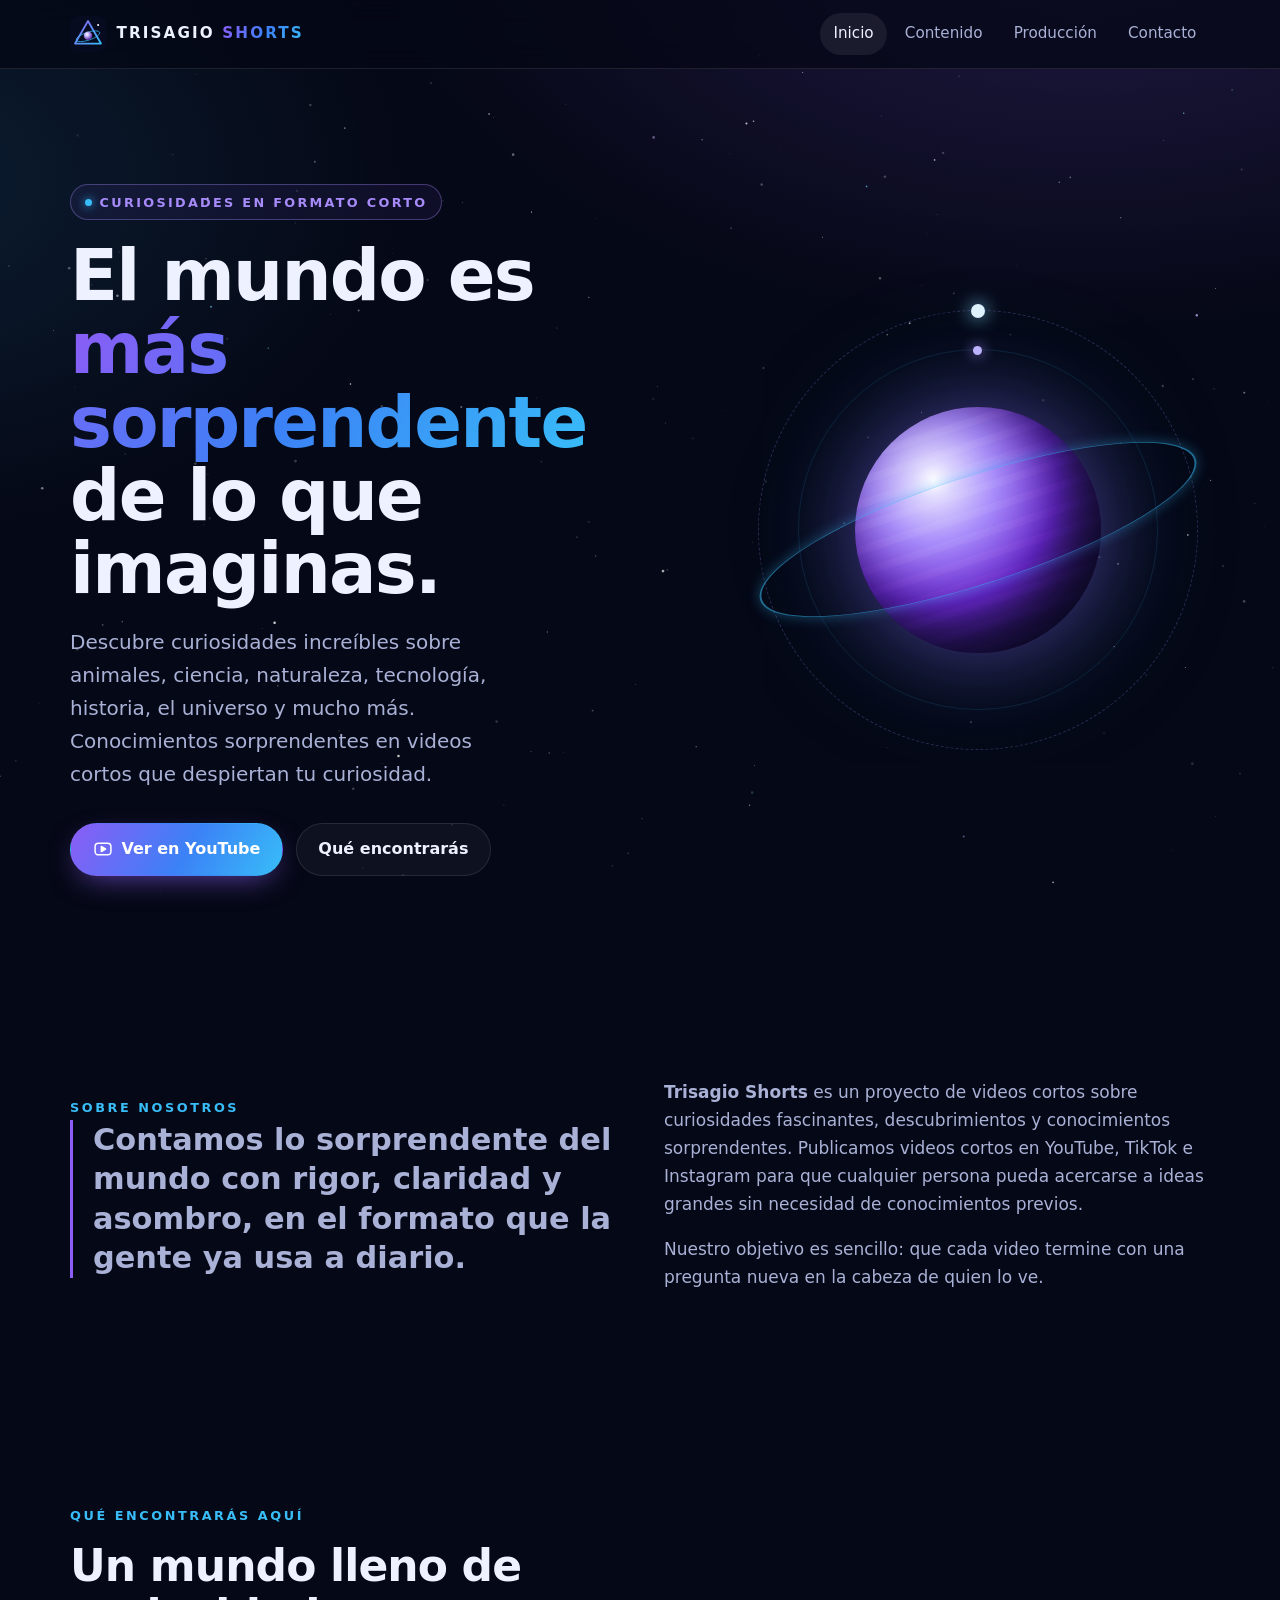
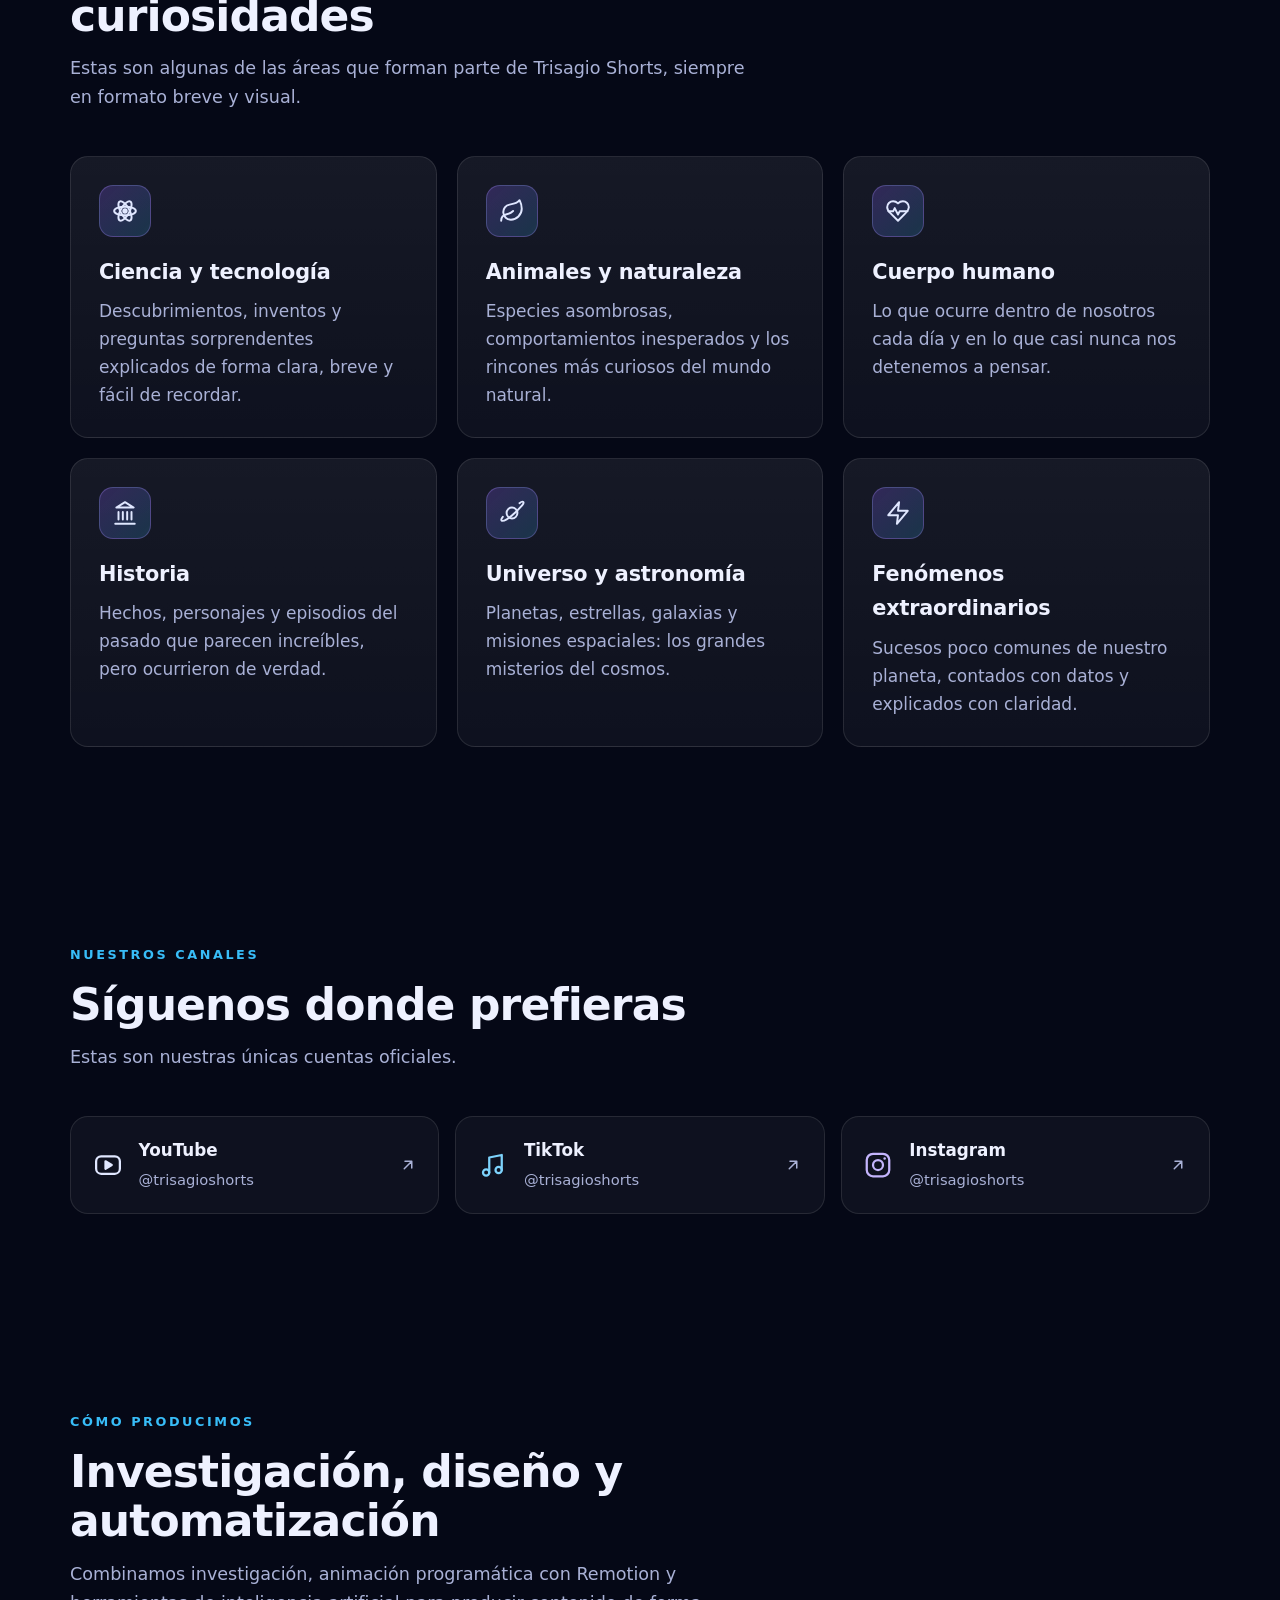
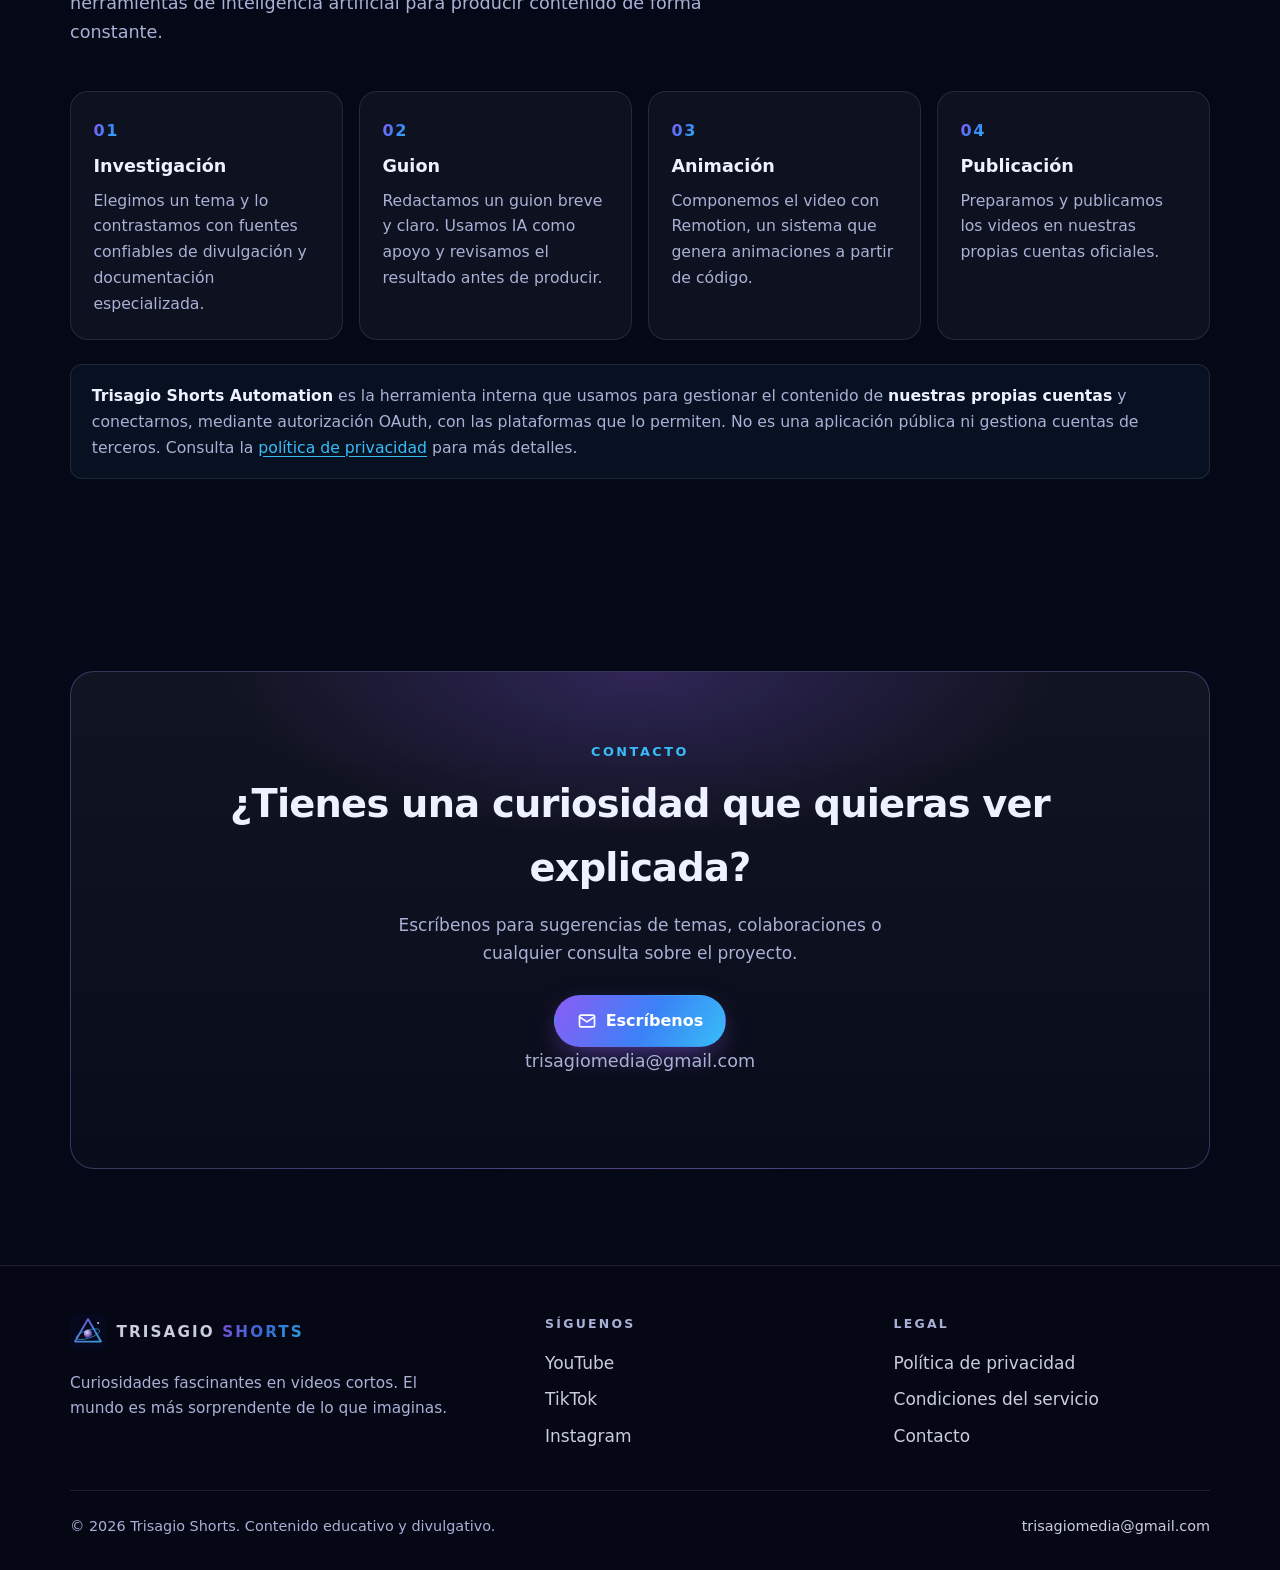
<file: index.html>
<!DOCTYPE html>
<html lang="es-419" class="no-js">
<head>
  <meta charset="utf-8">
  <meta name="viewport" content="width=device-width, initial-scale=1">
  <title>Trisagio Shorts — El mundo es más sorprendente de lo que imaginas</title>
  <meta name="description" content="Descubre curiosidades increíbles sobre animales, ciencia, naturaleza, tecnología, historia, el universo y mucho más. Conocimientos sorprendentes en videos cortos que despiertan tu curiosidad.">
  <link rel="canonical" href="https://trisagioshorts.github.io/">
  <meta name="theme-color" content="#050816">
  <meta name="color-scheme" content="dark">
  <meta property="og:type" content="website">
  <meta property="og:site_name" content="Trisagio Shorts">
  <meta property="og:locale" content="es_LA">
  <meta property="og:title" content="Trisagio Shorts — El mundo es más sorprendente de lo que imaginas">
  <meta property="og:description" content="Descubre curiosidades increíbles sobre animales, ciencia, naturaleza, tecnología, historia, el universo y mucho más. Conocimientos sorprendentes en videos cortos que despiertan tu curiosidad.">
  <meta property="og:url" content="https://trisagioshorts.github.io/">
  <meta property="og:image" content="https://trisagioshorts.github.io/og-image.jpg">
  <meta property="og:image:width" content="1200">
  <meta property="og:image:height" content="630">
  <meta property="og:image:alt" content="Trisagio Shorts — El mundo es más sorprendente de lo que imaginas.">
  <meta name="twitter:card" content="summary_large_image">
  <meta name="twitter:title" content="Trisagio Shorts — El mundo es más sorprendente de lo que imaginas">
  <meta name="twitter:description" content="Descubre curiosidades increíbles sobre animales, ciencia, naturaleza, tecnología, historia, el universo y mucho más. Conocimientos sorprendentes en videos cortos que despiertan tu curiosidad.">
  <meta name="twitter:image" content="https://trisagioshorts.github.io/og-image.jpg">
  <link rel="icon" href="favicon.svg" type="image/svg+xml">
  <link rel="icon" href="favicon-32.png" sizes="32x32" type="image/png">
  <link rel="apple-touch-icon" href="apple-touch-icon.png">
  <link rel="stylesheet" href="styles.css">
  <script src="main.js" defer></script>
</head>
<body>
<a class="skip-link" href="#main">Saltar al contenido</a>
<canvas id="starfield" aria-hidden="true"></canvas>
<header class="site-header">
  <nav class="container nav" aria-label="Principal">
    <a class="brand" href="index.html" aria-label="Trisagio Shorts, inicio">
      <img src="logo.svg" alt="" width="36" height="36">
      <span>TRISAGIO <b>SHORTS</b></span>
    </a>
    <button class="nav-toggle" type="button" aria-expanded="false" aria-controls="nav-links" aria-label="Abrir menú"><svg viewBox="0 0 24 24" fill="none" stroke="currentColor" stroke-width="2" stroke-linecap="round" aria-hidden="true"><path d="M4 7h16M4 12h16M4 17h16"/></svg></button>
    <ul class="nav-links" id="nav-links">
      <li><a href="index.html" aria-current="page">Inicio</a></li><li><a href="index.html#contenido">Contenido</a></li><li><a href="index.html#produccion">Producción</a></li><li><a href="contacto.html">Contacto</a></li>
    </ul>
  </nav>
</header>

<main id="main">
  <section class="hero">
    <div class="container hero-grid">
      <div>
        <span class="eyebrow">Curiosidades en formato corto</span>
        <h1>El mundo es <span class="grad">más sorprendente</span> de lo que imaginas.</h1>
        <p class="lead">Descubre curiosidades increíbles sobre animales, ciencia, naturaleza, tecnología, historia, el universo y mucho más. Conocimientos sorprendentes en videos cortos que despiertan tu curiosidad.</p>
        <div class="hero-actions">
          <a class="btn btn-primary" href="https://www.youtube.com/@trisagioshorts" rel="noopener" target="_blank"><svg viewBox="0 0 24 24" fill="none" stroke="currentColor" stroke-width="1.8" stroke-linejoin="round" aria-hidden="true"><rect x="2.5" y="5" width="19" height="14" rx="4"/><path d="m10 9 5 3-5 3z" fill="currentColor"/></svg> Ver en YouTube</a>
          <a class="btn btn-ghost" href="#contenido">Qué encontrarás</a>
        </div>
      </div>
      <div class="orbit-scene" aria-hidden="true">
        <div class="orbit"><span class="moon"></span></div>
        <div class="orbit o2"><span class="moon"></span></div>
        <div class="planet"></div>
        <div class="ring"></div>
      </div>
    </div>
  </section>

  <section class="section" id="marca" aria-labelledby="marca-t">
    <div class="container about reveal">
      <div>
        <span class="kicker">Sobre nosotros</span>
        <h2 id="marca-t" class="sr-only">Sobre Trisagio Shorts</h2>
        <p class="quote">Contamos lo sorprendente del mundo con rigor, claridad y asombro, en el formato que la gente ya usa a diario.</p>
      </div>
      <div>
        <p><strong>Trisagio Shorts</strong> es un proyecto de videos cortos sobre curiosidades fascinantes, descubrimientos y conocimientos sorprendentes. Publicamos videos cortos en YouTube, TikTok e Instagram para que cualquier persona pueda acercarse a ideas grandes sin necesidad de conocimientos previos.</p>
        <p>Nuestro objetivo es sencillo: que cada video termine con una pregunta nueva en la cabeza de quien lo ve.</p>
      </div>
    </div>
  </section>

  <section class="section" id="contenido" aria-labelledby="contenido-t">
    <div class="container">
      <div class="section-head reveal">
        <span class="kicker">Qué encontrarás aquí</span>
        <h2 id="contenido-t">Un mundo lleno de curiosidades</h2>
        <p>Estas son algunas de las áreas que forman parte de Trisagio Shorts, siempre en formato breve y visual.</p>
      </div>
      <div class="cards">
        <article class="card reveal">
          <div class="icon-badge"><svg viewBox="0 0 24 24" fill="none" stroke="currentColor" stroke-width="1.8" aria-hidden="true"><circle cx="12" cy="12" r="1.6" fill="currentColor"/><ellipse cx="12" cy="12" rx="10" ry="4"/><ellipse cx="12" cy="12" rx="10" ry="4" transform="rotate(60 12 12)"/><ellipse cx="12" cy="12" rx="10" ry="4" transform="rotate(120 12 12)"/></svg></div>
          <h3>Ciencia y tecnología</h3>
          <p>Descubrimientos, inventos y preguntas sorprendentes explicados de forma clara, breve y fácil de recordar.</p>
        </article>
        <article class="card reveal">
          <div class="icon-badge"><svg viewBox="0 0 24 24" fill="none" stroke="currentColor" stroke-width="1.8" stroke-linecap="round" stroke-linejoin="round" aria-hidden="true"><path d="M11 20A7 7 0 0 1 9.8 6.1C15.5 5 17 4.5 19 2c1 2 2 4.2 2 8 0 5.5-4.8 10-10 10z"/><path d="M2 21c0-3 1.9-5.4 5.1-6C9.5 14.5 12 13 13 12"/></svg></div>
          <h3>Animales y naturaleza</h3>
          <p>Especies asombrosas, comportamientos inesperados y los rincones más curiosos del mundo natural.</p>
        </article>
        <article class="card reveal">
          <div class="icon-badge"><svg viewBox="0 0 24 24" fill="none" stroke="currentColor" stroke-width="1.8" stroke-linecap="round" stroke-linejoin="round" aria-hidden="true"><path d="M19 14c1.5-1.5 3-3.2 3-5.5A5.5 5.5 0 0 0 16.5 3c-1.8 0-3 .5-4.5 2-1.5-1.5-2.7-2-4.5-2A5.5 5.5 0 0 0 2 8.5c0 2.3 1.5 4 3 5.5l7 7z"/><path d="M3.2 12.3h4.3l1.5-3 3 6 1.5-3h7.3"/></svg></div>
          <h3>Cuerpo humano</h3>
          <p>Lo que ocurre dentro de nosotros cada día y en lo que casi nunca nos detenemos a pensar.</p>
        </article>
        <article class="card reveal">
          <div class="icon-badge"><svg viewBox="0 0 24 24" fill="none" stroke="currentColor" stroke-width="1.8" stroke-linecap="round" stroke-linejoin="round" aria-hidden="true"><path d="M3 22h18M6 18v-7M10 18v-7M14 18v-7M18 18v-7M12 2l8 5H4z"/></svg></div>
          <h3>Historia</h3>
          <p>Hechos, personajes y episodios del pasado que parecen increíbles, pero ocurrieron de verdad.</p>
        </article>
        <article class="card reveal">
          <div class="icon-badge"><svg viewBox="0 0 24 24" fill="none" stroke="currentColor" stroke-width="1.8" stroke-linecap="round" aria-hidden="true"><circle cx="12" cy="12" r="5"/><path d="M3.5 15.5c-1.3 1.6-1.7 2.9-1.1 3.5 1.3 1.3 7-1.9 12.6-7.4S23.7 3.1 22.4 1.8c-.6-.6-1.9-.2-3.5 1.1"/></svg></div>
          <h3>Universo y astronomía</h3>
          <p>Planetas, estrellas, galaxias y misiones espaciales: los grandes misterios del cosmos.</p>
        </article>
        <article class="card reveal">
          <div class="icon-badge"><svg viewBox="0 0 24 24" fill="none" stroke="currentColor" stroke-width="1.8" stroke-linecap="round" stroke-linejoin="round" aria-hidden="true"><path d="M13 2 3 14h9l-1 8 10-12h-9l1-8z"/></svg></div>
          <h3>Fenómenos extraordinarios</h3>
          <p>Sucesos poco comunes de nuestro planeta, contados con datos y explicados con claridad.</p>
        </article>
      </div>
    </div>
  </section>

  <section class="section" id="redes" aria-labelledby="redes-t">
    <div class="container">
      <div class="section-head reveal">
        <span class="kicker">Nuestros canales</span>
        <h2 id="redes-t">Síguenos donde prefieras</h2>
        <p>Estas son nuestras únicas cuentas oficiales.</p>
      </div>
      <div class="socials reveal">
        <a class="social" href="https://www.youtube.com/@trisagioshorts" rel="noopener" target="_blank"><svg viewBox="0 0 24 24" fill="none" stroke="#e0e7ff" stroke-width="1.8" stroke-linejoin="round" aria-hidden="true"><rect x="2.5" y="5" width="19" height="14" rx="4"/><path d="m10 9 5 3-5 3z" fill="#e0e7ff"/></svg><div><strong>YouTube</strong><span>@trisagioshorts</span></div><svg class="arrow" viewBox="0 0 24 24" fill="none" stroke="currentColor" stroke-width="2" stroke-linecap="round" stroke-linejoin="round" aria-hidden="true"><path d="M7 17 17 7M8 7h9v9"/></svg></a>
        <a class="social" href="https://www.tiktok.com/@trisagioshorts" rel="noopener" target="_blank"><svg viewBox="0 0 24 24" fill="none" stroke="#7dd3fc" stroke-width="1.8" stroke-linecap="round" stroke-linejoin="round" aria-hidden="true"><path d="M9 18V6l10-2v12"/><circle cx="6.5" cy="18" r="2.5"/><circle cx="16.5" cy="16" r="2.5"/></svg><div><strong>TikTok</strong><span>@trisagioshorts</span></div><svg class="arrow" viewBox="0 0 24 24" fill="none" stroke="currentColor" stroke-width="2" stroke-linecap="round" stroke-linejoin="round" aria-hidden="true"><path d="M7 17 17 7M8 7h9v9"/></svg></a>
        <a class="social" href="https://www.instagram.com/trisagioshorts/" rel="noopener" target="_blank"><svg viewBox="0 0 24 24" fill="none" stroke="#c4b5fd" stroke-width="1.8" aria-hidden="true"><rect x="3" y="3" width="18" height="18" rx="5"/><circle cx="12" cy="12" r="4"/><circle cx="17.3" cy="6.7" r="1" fill="#c4b5fd" stroke="none"/></svg><div><strong>Instagram</strong><span>@trisagioshorts</span></div><svg class="arrow" viewBox="0 0 24 24" fill="none" stroke="currentColor" stroke-width="2" stroke-linecap="round" stroke-linejoin="round" aria-hidden="true"><path d="M7 17 17 7M8 7h9v9"/></svg></a>
      </div>
    </div>
  </section>

  <section class="section" id="produccion" aria-labelledby="produccion-t">
    <div class="container">
      <div class="section-head reveal">
        <span class="kicker">Cómo producimos</span>
        <h2 id="produccion-t">Investigación, diseño y automatización</h2>
        <p>Combinamos investigación, animación programática con Remotion y herramientas de inteligencia artificial para producir contenido de forma constante.</p>
      </div>
      <ol class="steps reveal">
        <li><h3>Investigación</h3><p>Elegimos un tema y lo contrastamos con fuentes confiables de divulgación y documentación especializada.</p></li>
        <li><h3>Guion</h3><p>Redactamos un guion breve y claro. Usamos IA como apoyo y revisamos el resultado antes de producir.</p></li>
        <li><h3>Animación</h3><p>Componemos el video con Remotion, un sistema que genera animaciones a partir de código.</p></li>
        <li><h3>Publicación</h3><p>Preparamos y publicamos los videos en nuestras propias cuentas oficiales.</p></li>
      </ol>
      <div class="note reveal">
        <strong>Trisagio Shorts Automation</strong> es la herramienta interna que usamos para gestionar el contenido de <strong>nuestras propias cuentas</strong> y conectarnos, mediante autorización OAuth, con las plataformas que lo permiten. No es una aplicación pública ni gestiona cuentas de terceros. Consulta la <a href="privacidad.html">política de privacidad</a> para más detalles.
      </div>
    </div>
  </section>

  <section class="section" id="contacto" aria-labelledby="contacto-t">
    <div class="container">
      <div class="cta reveal">
        <span class="kicker">Contacto</span>
        <h2 id="contacto-t">¿Tienes una curiosidad que quieras ver explicada?</h2>
        <p>Escríbenos para sugerencias de temas, colaboraciones o cualquier consulta sobre el proyecto.</p>
        <a class="btn btn-primary" href="mailto:trisagiomedia@gmail.com?subject=Contacto%20desde%20el%20sitio%20web%20de%20Trisagio%20Shorts"><svg viewBox="0 0 24 24" fill="none" stroke="currentColor" stroke-width="2" stroke-linecap="round" stroke-linejoin="round" aria-hidden="true"><rect x="3" y="5" width="18" height="14" rx="2"/><path d="m3 7 9 6 9-6"/></svg> Escríbenos</a>
        <p class="email-line">trisagiomedia@gmail.com</p>
      </div>
    </div>
  </section>
</main>
<footer class="site-footer">
  <div class="container">
    <div class="footer-grid">
      <div>
        <a class="brand" href="index.html"><img src="logo.svg" alt="" width="36" height="36"><span>TRISAGIO <b>SHORTS</b></span></a>
        <p>Curiosidades fascinantes en videos cortos. El mundo es más sorprendente de lo que imaginas.</p>
      </div>
      <nav aria-label="Redes sociales">
        <h2>Síguenos</h2>
        <ul>
          <li><a href="https://www.youtube.com/@trisagioshorts" rel="noopener" target="_blank">YouTube</a></li>
          <li><a href="https://www.tiktok.com/@trisagioshorts" rel="noopener" target="_blank">TikTok</a></li>
          <li><a href="https://www.instagram.com/trisagioshorts/" rel="noopener" target="_blank">Instagram</a></li>
        </ul>
      </nav>
      <nav aria-label="Legal">
        <h2>Legal</h2>
        <ul>
          <li><a href="privacidad.html">Política de privacidad</a></li>
          <li><a href="terminos.html">Condiciones del servicio</a></li>
          <li><a href="contacto.html">Contacto</a></li>
        </ul>
      </nav>
    </div>
    <div class="footer-bottom">
      <span>© <span id="year">2026</span> Trisagio Shorts. Contenido educativo y divulgativo.</span>
      <a href="mailto:trisagiomedia@gmail.com">trisagiomedia@gmail.com</a>
    </div>
  </div>
</footer>
</body>
</html>
</file>
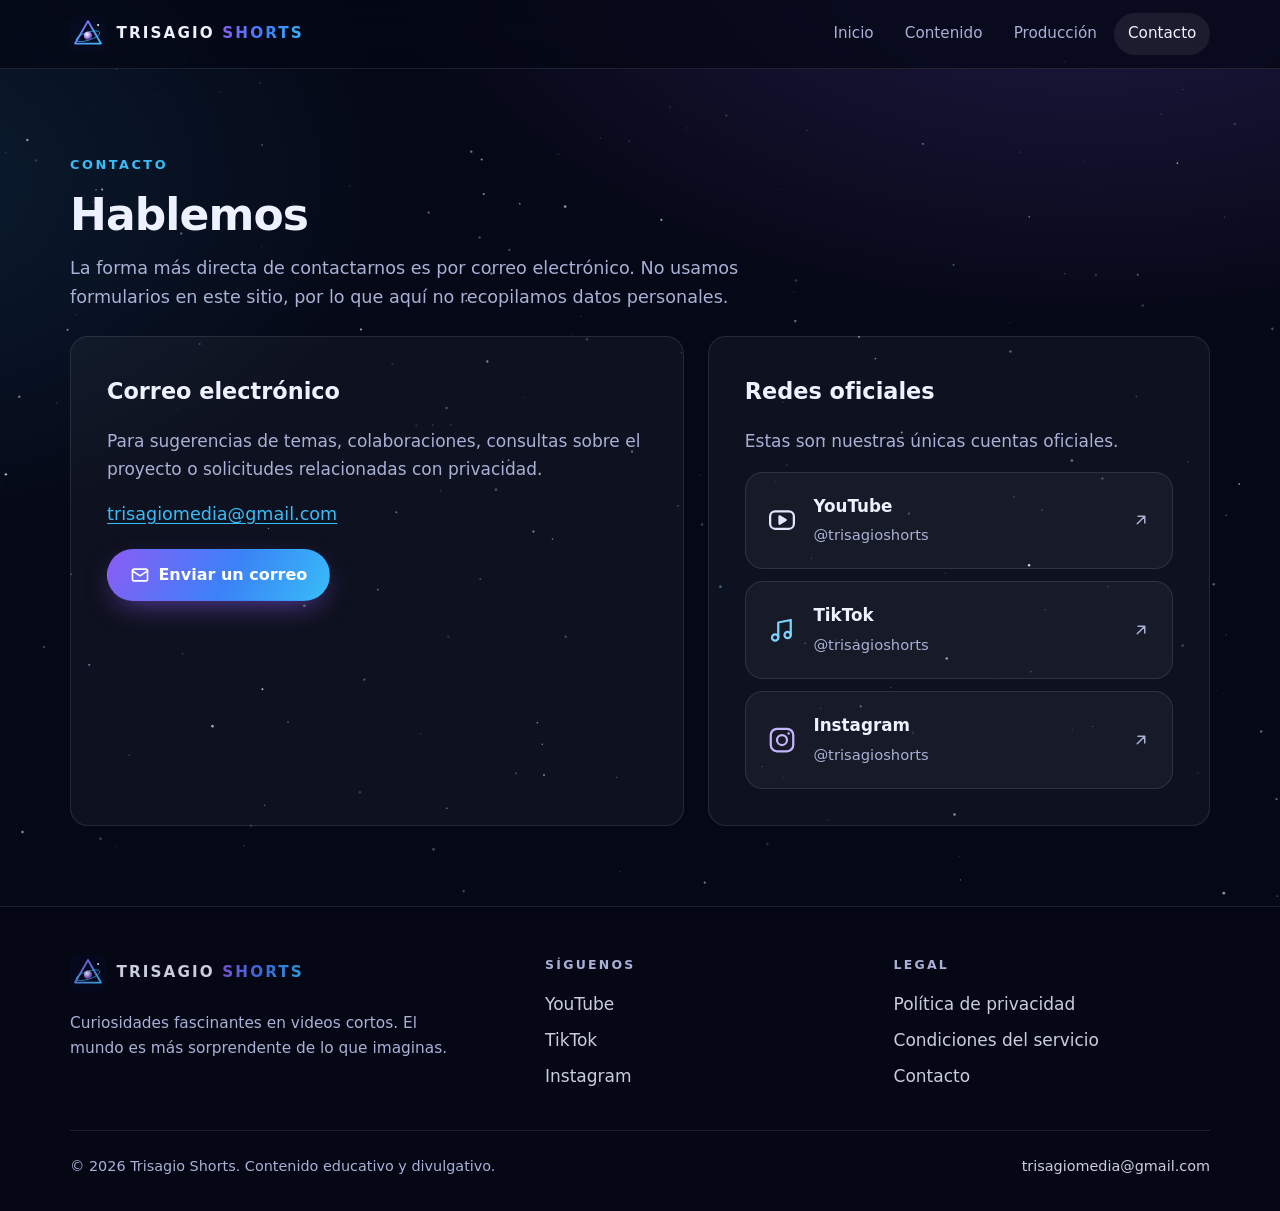
<file: contacto.html>
<!DOCTYPE html>
<html lang="es-419" class="no-js">
<head>
  <meta charset="utf-8">
  <meta name="viewport" content="width=device-width, initial-scale=1">
  <title>Contacto — Trisagio Shorts</title>
  <meta name="description" content="Comunícate con Trisagio Shorts por correo electrónico o a través de nuestras redes oficiales en YouTube, TikTok e Instagram.">
  <link rel="canonical" href="https://trisagioshorts.github.io/contacto.html">
  <meta name="theme-color" content="#050816">
  <meta name="color-scheme" content="dark">
  <meta property="og:type" content="website">
  <meta property="og:site_name" content="Trisagio Shorts">
  <meta property="og:locale" content="es_LA">
  <meta property="og:title" content="Contacto — Trisagio Shorts">
  <meta property="og:description" content="Comunícate con Trisagio Shorts por correo electrónico o a través de nuestras redes oficiales en YouTube, TikTok e Instagram.">
  <meta property="og:url" content="https://trisagioshorts.github.io/contacto.html">
  <meta property="og:image" content="https://trisagioshorts.github.io/og-image.jpg">
  <meta property="og:image:width" content="1200">
  <meta property="og:image:height" content="630">
  <meta property="og:image:alt" content="Trisagio Shorts — El mundo es más sorprendente de lo que imaginas.">
  <meta name="twitter:card" content="summary_large_image">
  <meta name="twitter:title" content="Contacto — Trisagio Shorts">
  <meta name="twitter:description" content="Comunícate con Trisagio Shorts por correo electrónico o a través de nuestras redes oficiales en YouTube, TikTok e Instagram.">
  <meta name="twitter:image" content="https://trisagioshorts.github.io/og-image.jpg">
  <link rel="icon" href="favicon.svg" type="image/svg+xml">
  <link rel="icon" href="favicon-32.png" sizes="32x32" type="image/png">
  <link rel="apple-touch-icon" href="apple-touch-icon.png">
  <link rel="stylesheet" href="styles.css">
  <script src="main.js" defer></script>
</head>
<body>
<a class="skip-link" href="#main">Saltar al contenido</a>
<canvas id="starfield" aria-hidden="true"></canvas>
<header class="site-header">
  <nav class="container nav" aria-label="Principal">
    <a class="brand" href="index.html" aria-label="Trisagio Shorts, inicio">
      <img src="logo.svg" alt="" width="36" height="36">
      <span>TRISAGIO <b>SHORTS</b></span>
    </a>
    <button class="nav-toggle" type="button" aria-expanded="false" aria-controls="nav-links" aria-label="Abrir menú"><svg viewBox="0 0 24 24" fill="none" stroke="currentColor" stroke-width="2" stroke-linecap="round" aria-hidden="true"><path d="M4 7h16M4 12h16M4 17h16"/></svg></button>
    <ul class="nav-links" id="nav-links">
      <li><a href="index.html">Inicio</a></li><li><a href="index.html#contenido">Contenido</a></li><li><a href="index.html#produccion">Producción</a></li><li><a href="contacto.html" aria-current="page">Contacto</a></li>
    </ul>
  </nav>
</header>

<main id="main">
  <section class="page-hero">
    <div class="container">
      <span class="kicker">Contacto</span>
      <h1>Hablemos</h1>
      <p>La forma más directa de contactarnos es por correo electrónico. No usamos formularios en este sitio, por lo que aquí no recopilamos datos personales.</p>
    </div>
  </section>
  <div class="container contact-grid">
    <section class="panel" aria-labelledby="mail-t">
      <h2 id="mail-t">Correo electrónico</h2>
      <p>Para sugerencias de temas, colaboraciones, consultas sobre el proyecto o solicitudes relacionadas con privacidad.</p>
      <p class="email-line" style="text-align:left;margin:0 0 1.25rem"><a href="mailto:trisagiomedia@gmail.com">trisagiomedia@gmail.com</a></p>
      <a class="btn btn-primary" href="mailto:trisagiomedia@gmail.com?subject=Contacto%20desde%20el%20sitio%20web%20de%20Trisagio%20Shorts"><svg viewBox="0 0 24 24" fill="none" stroke="currentColor" stroke-width="2" stroke-linecap="round" stroke-linejoin="round" aria-hidden="true"><rect x="3" y="5" width="18" height="14" rx="2"/><path d="m3 7 9 6 9-6"/></svg> Enviar un correo</a>
    </section>
    <section class="panel" aria-labelledby="redes-t">
      <h2 id="redes-t">Redes oficiales</h2>
      <p>Estas son nuestras únicas cuentas oficiales.</p>
      <div class="stack">
        <a class="social" href="https://www.youtube.com/@trisagioshorts" rel="noopener" target="_blank"><svg viewBox="0 0 24 24" fill="none" stroke="#e0e7ff" stroke-width="1.8" stroke-linejoin="round" aria-hidden="true"><rect x="2.5" y="5" width="19" height="14" rx="4"/><path d="m10 9 5 3-5 3z" fill="#e0e7ff"/></svg><div><strong>YouTube</strong><span>@trisagioshorts</span></div><svg class="arrow" viewBox="0 0 24 24" fill="none" stroke="currentColor" stroke-width="2" stroke-linecap="round" stroke-linejoin="round" aria-hidden="true"><path d="M7 17 17 7M8 7h9v9"/></svg></a>
        <a class="social" href="https://www.tiktok.com/@trisagioshorts" rel="noopener" target="_blank"><svg viewBox="0 0 24 24" fill="none" stroke="#7dd3fc" stroke-width="1.8" stroke-linecap="round" stroke-linejoin="round" aria-hidden="true"><path d="M9 18V6l10-2v12"/><circle cx="6.5" cy="18" r="2.5"/><circle cx="16.5" cy="16" r="2.5"/></svg><div><strong>TikTok</strong><span>@trisagioshorts</span></div><svg class="arrow" viewBox="0 0 24 24" fill="none" stroke="currentColor" stroke-width="2" stroke-linecap="round" stroke-linejoin="round" aria-hidden="true"><path d="M7 17 17 7M8 7h9v9"/></svg></a>
        <a class="social" href="https://www.instagram.com/trisagioshorts/" rel="noopener" target="_blank"><svg viewBox="0 0 24 24" fill="none" stroke="#c4b5fd" stroke-width="1.8" aria-hidden="true"><rect x="3" y="3" width="18" height="18" rx="5"/><circle cx="12" cy="12" r="4"/><circle cx="17.3" cy="6.7" r="1" fill="#c4b5fd" stroke="none"/></svg><div><strong>Instagram</strong><span>@trisagioshorts</span></div><svg class="arrow" viewBox="0 0 24 24" fill="none" stroke="currentColor" stroke-width="2" stroke-linecap="round" stroke-linejoin="round" aria-hidden="true"><path d="M7 17 17 7M8 7h9v9"/></svg></a>
      </div>
    </section>
  </div>
</main>
<footer class="site-footer">
  <div class="container">
    <div class="footer-grid">
      <div>
        <a class="brand" href="index.html"><img src="logo.svg" alt="" width="36" height="36"><span>TRISAGIO <b>SHORTS</b></span></a>
        <p>Curiosidades fascinantes en videos cortos. El mundo es más sorprendente de lo que imaginas.</p>
      </div>
      <nav aria-label="Redes sociales">
        <h2>Síguenos</h2>
        <ul>
          <li><a href="https://www.youtube.com/@trisagioshorts" rel="noopener" target="_blank">YouTube</a></li>
          <li><a href="https://www.tiktok.com/@trisagioshorts" rel="noopener" target="_blank">TikTok</a></li>
          <li><a href="https://www.instagram.com/trisagioshorts/" rel="noopener" target="_blank">Instagram</a></li>
        </ul>
      </nav>
      <nav aria-label="Legal">
        <h2>Legal</h2>
        <ul>
          <li><a href="privacidad.html">Política de privacidad</a></li>
          <li><a href="terminos.html">Condiciones del servicio</a></li>
          <li><a href="contacto.html">Contacto</a></li>
        </ul>
      </nav>
    </div>
    <div class="footer-bottom">
      <span>© <span id="year">2026</span> Trisagio Shorts. Contenido educativo y divulgativo.</span>
      <a href="mailto:trisagiomedia@gmail.com">trisagiomedia@gmail.com</a>
    </div>
  </div>
</footer>
</body>
</html>
</file>
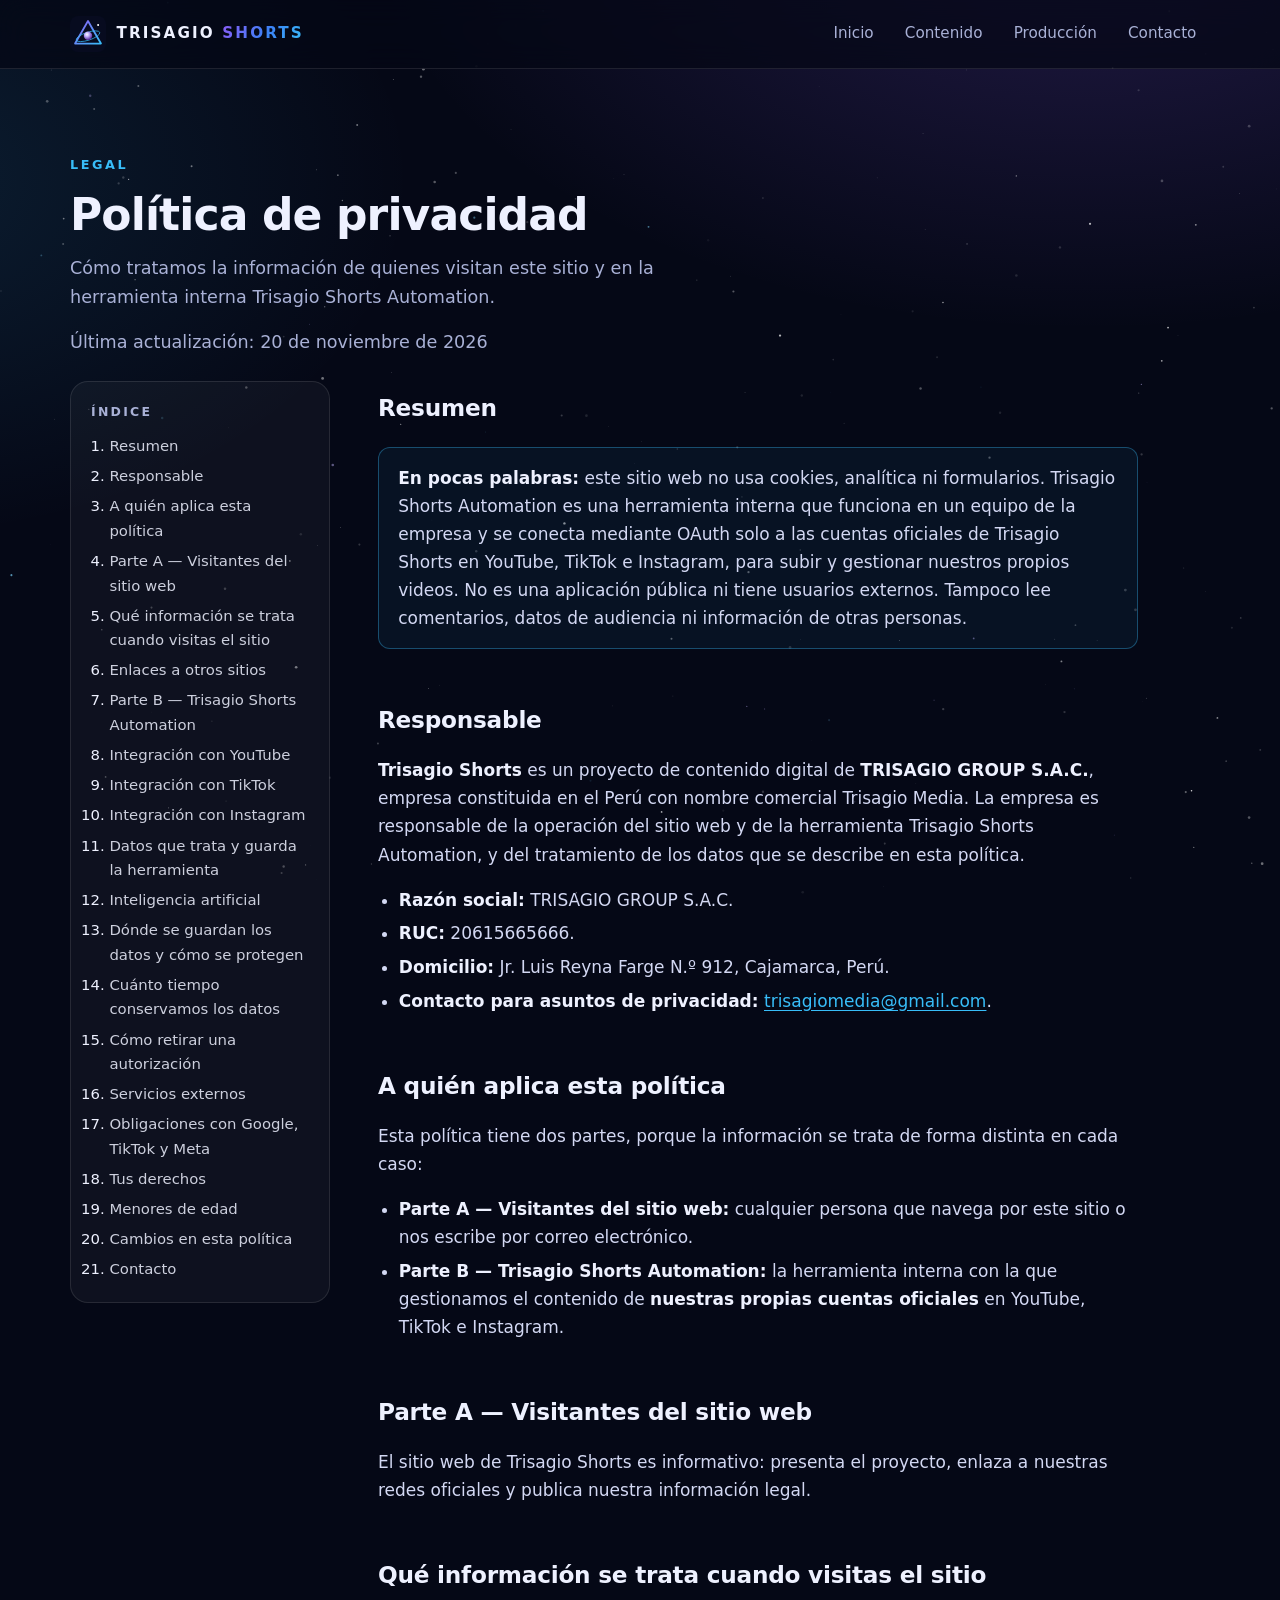
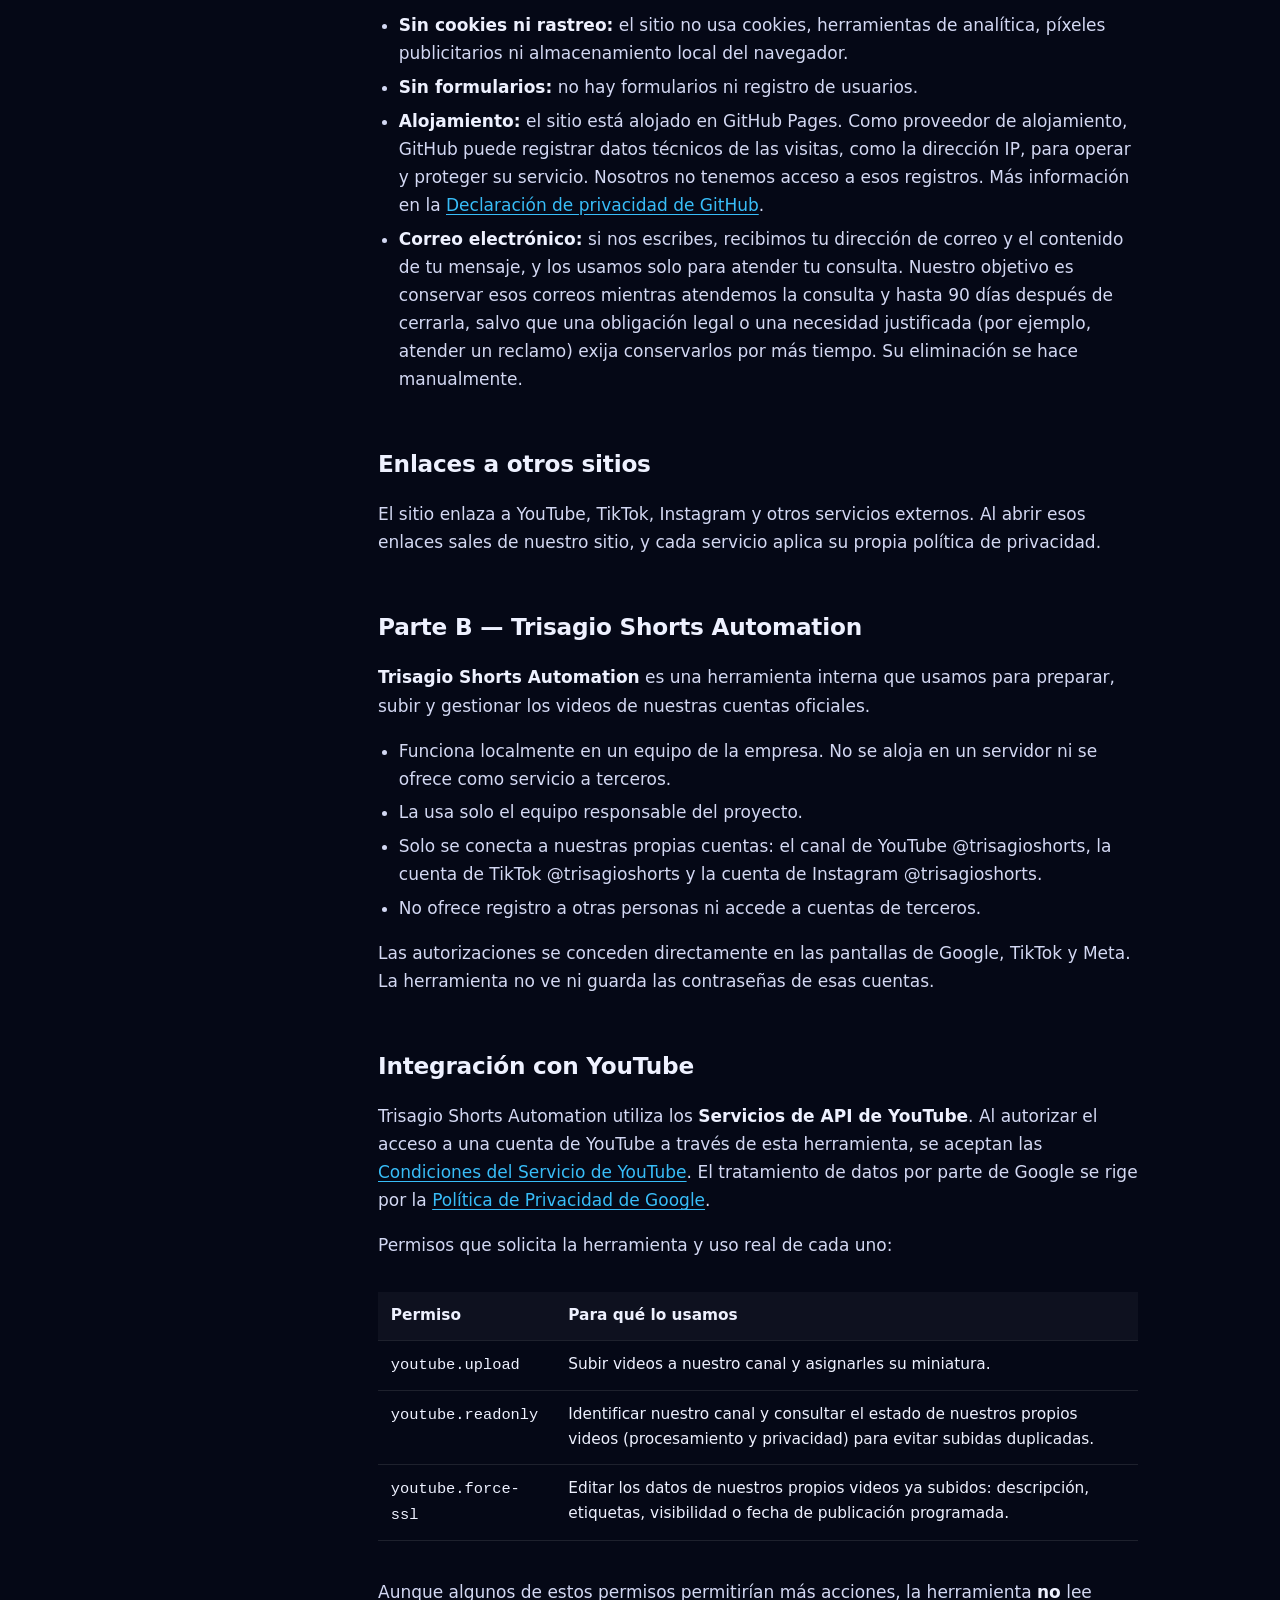
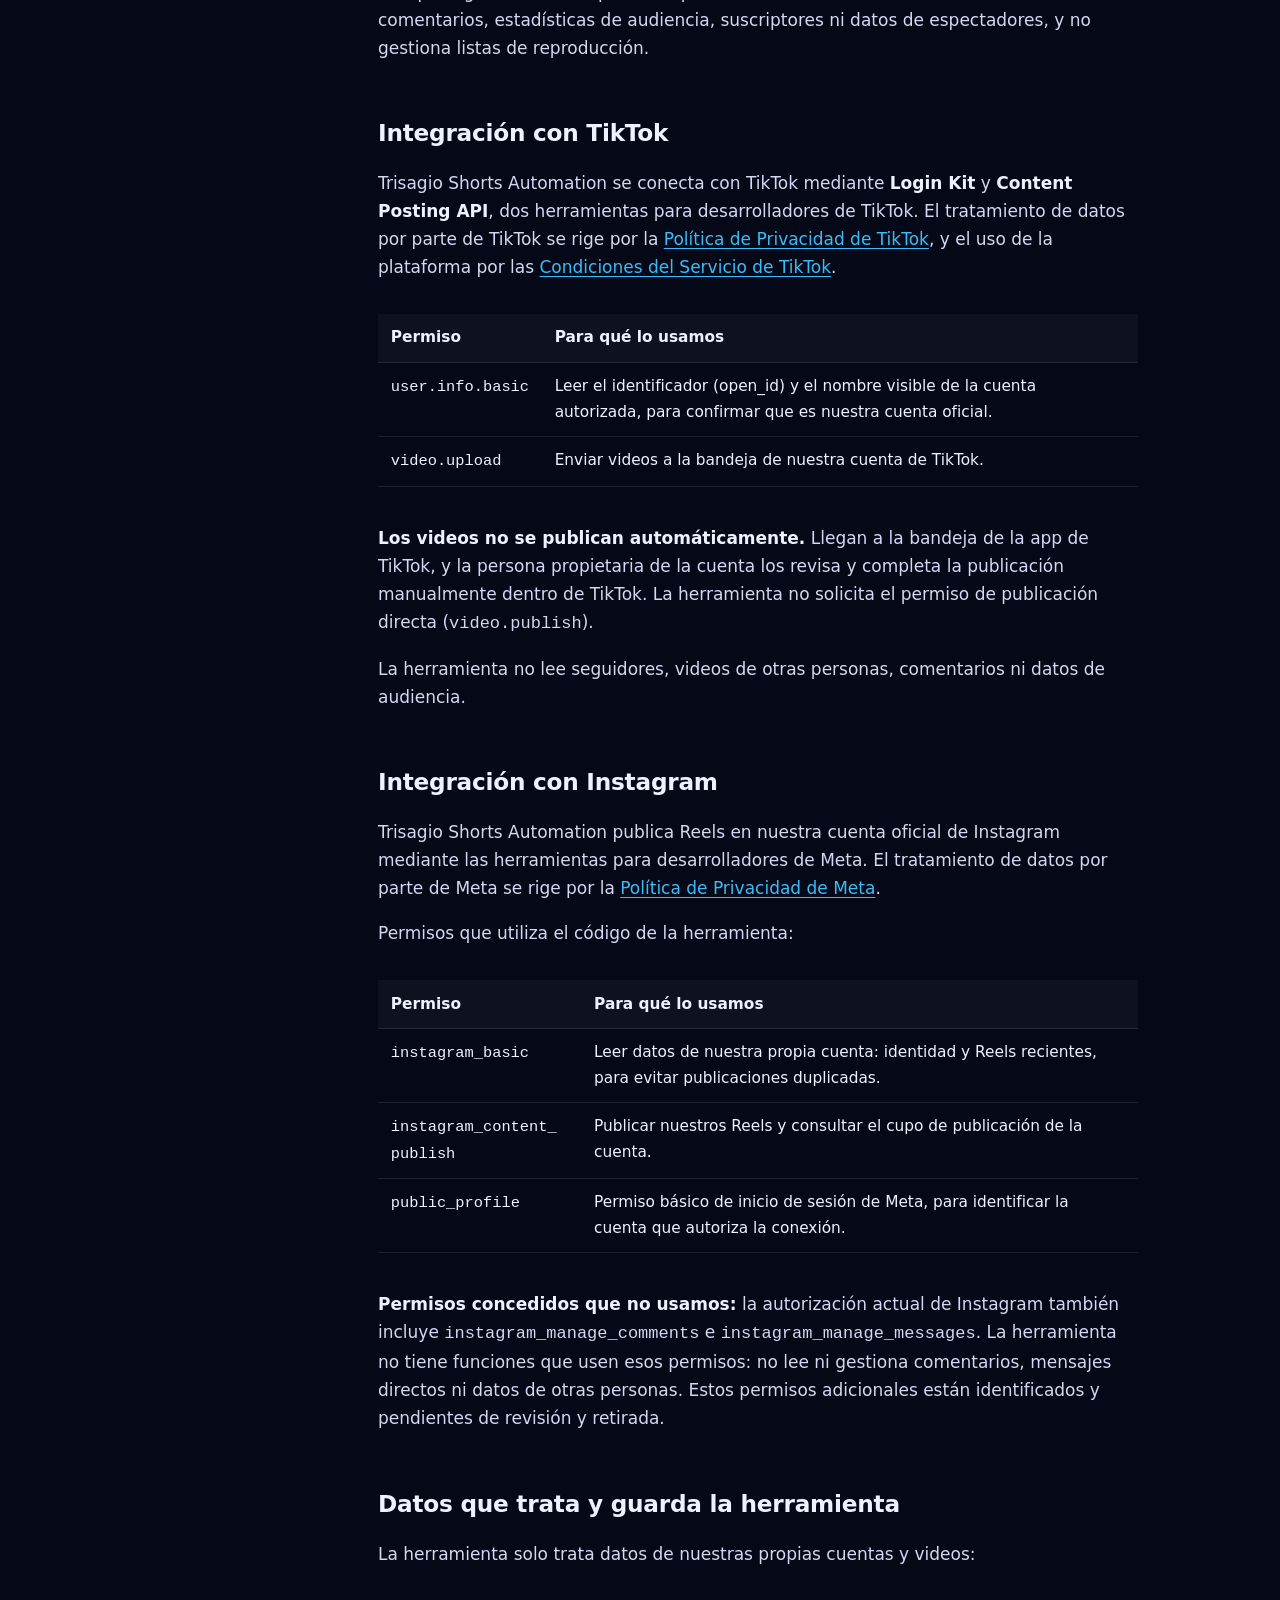
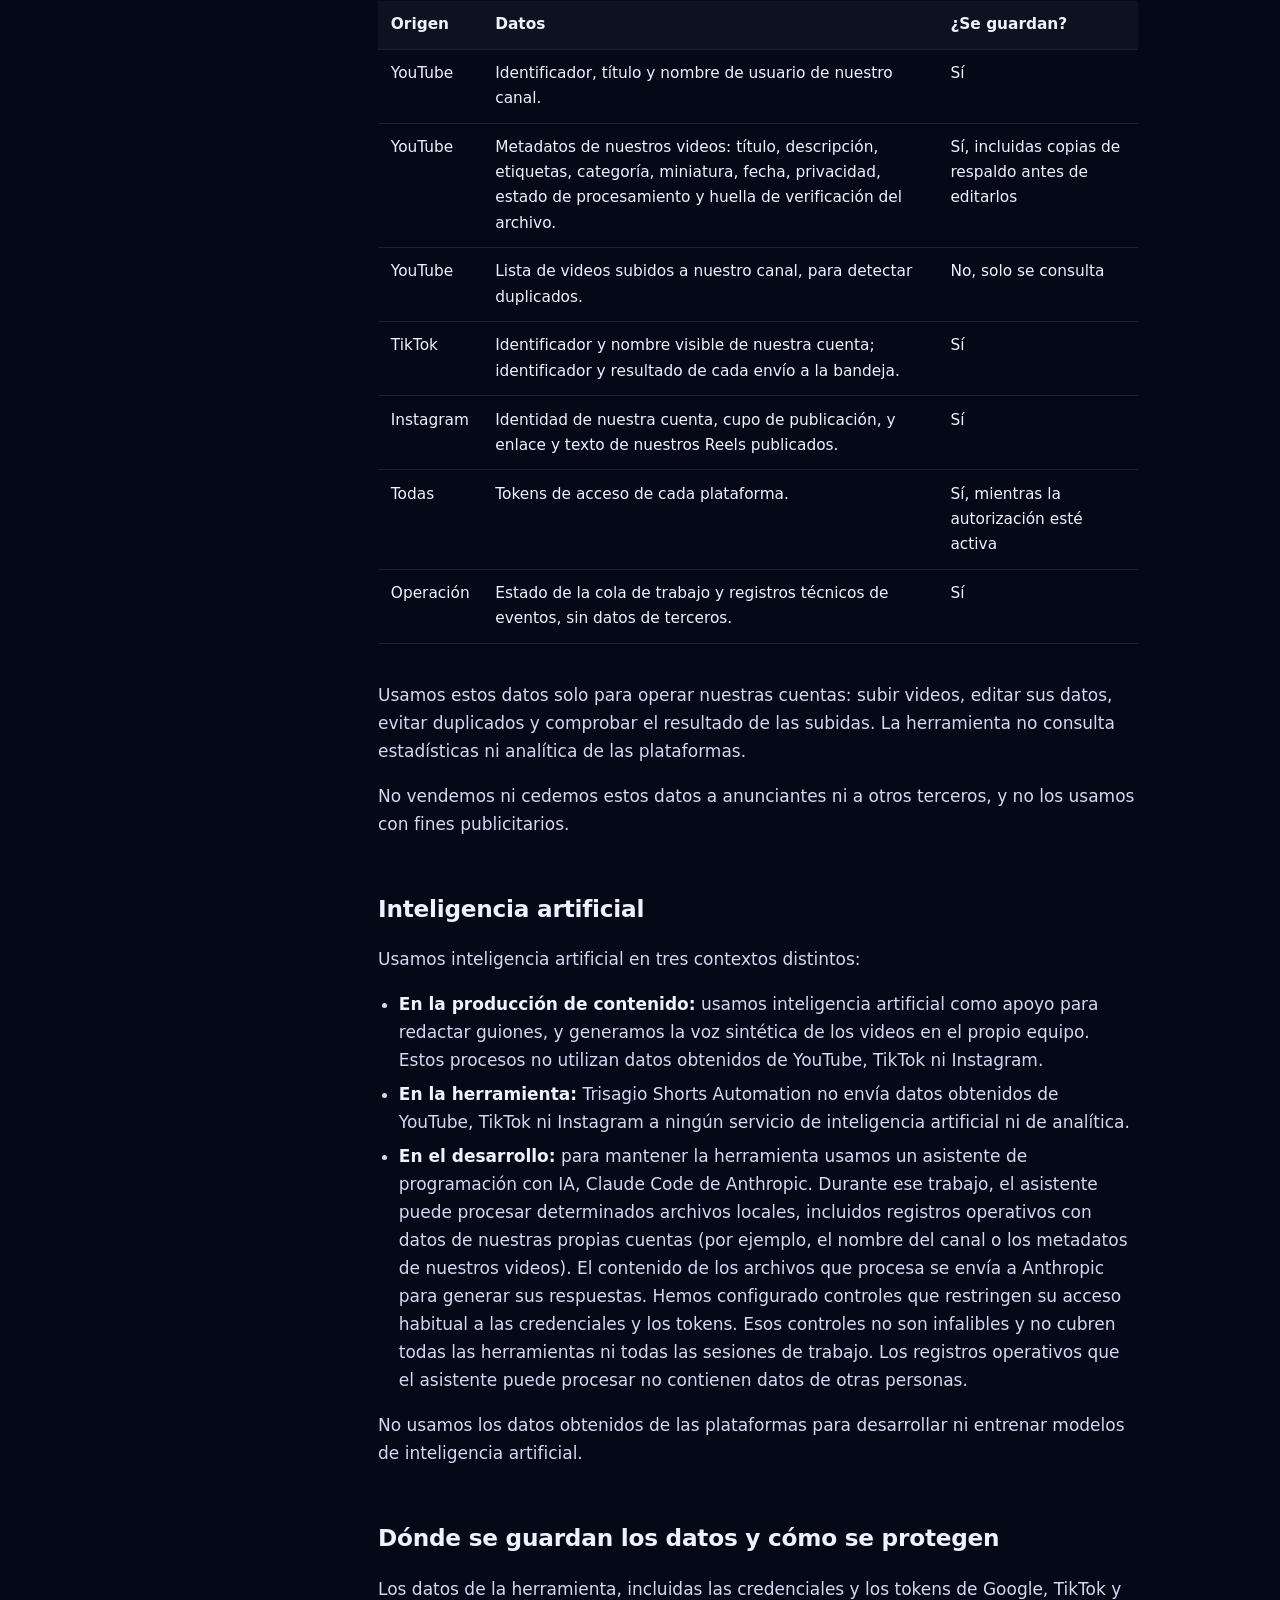
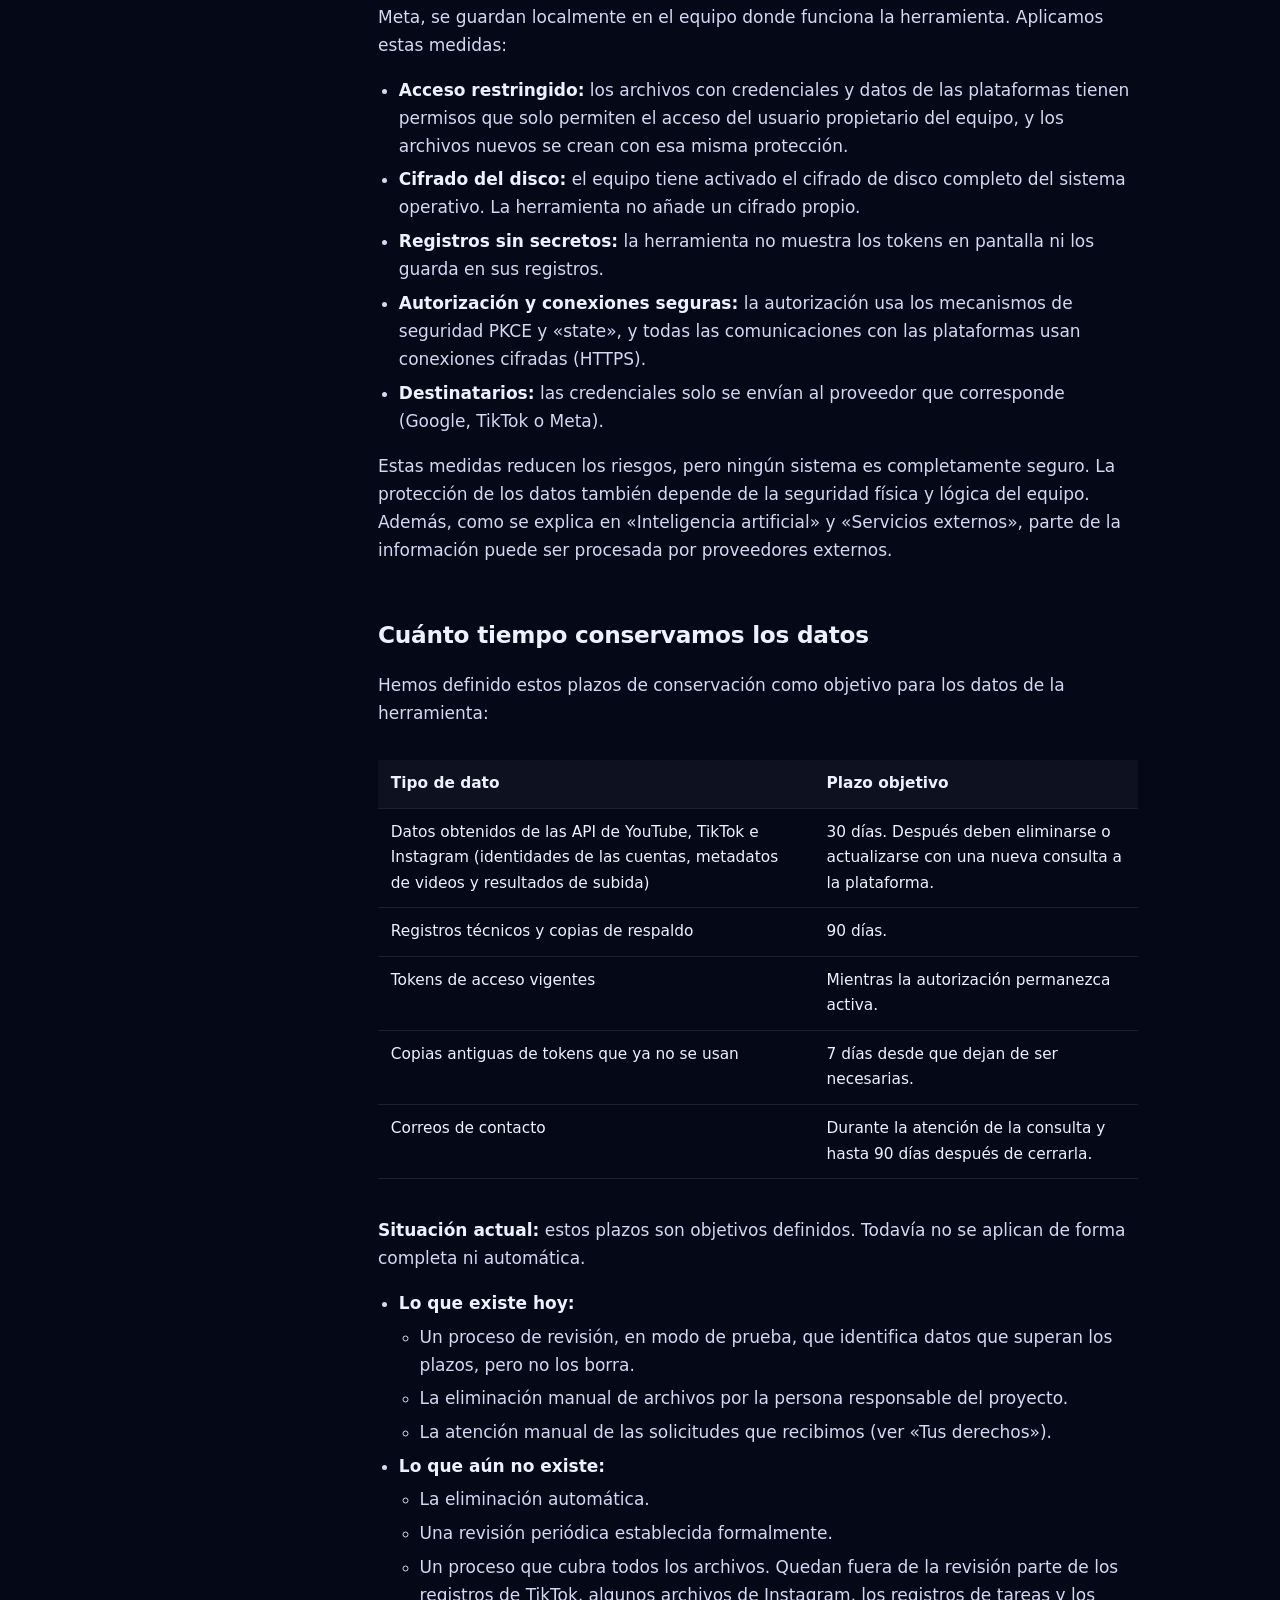
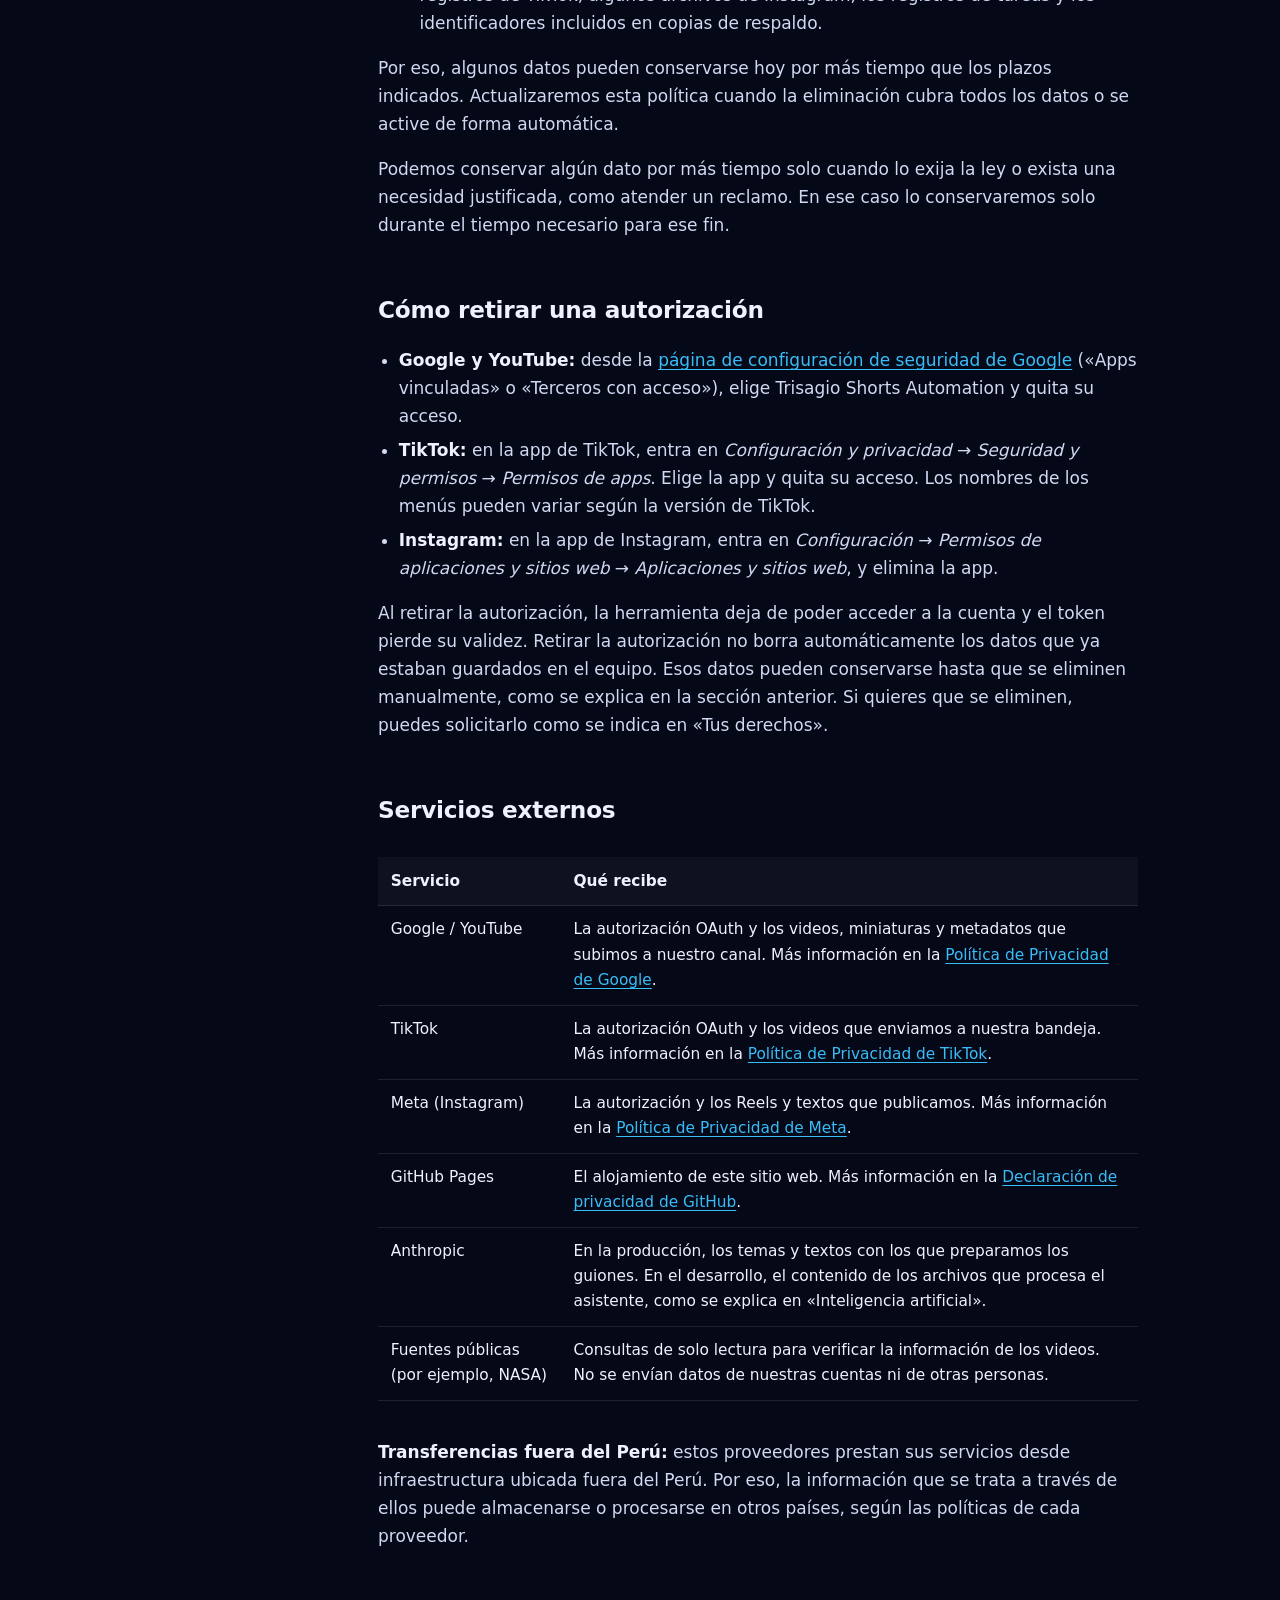
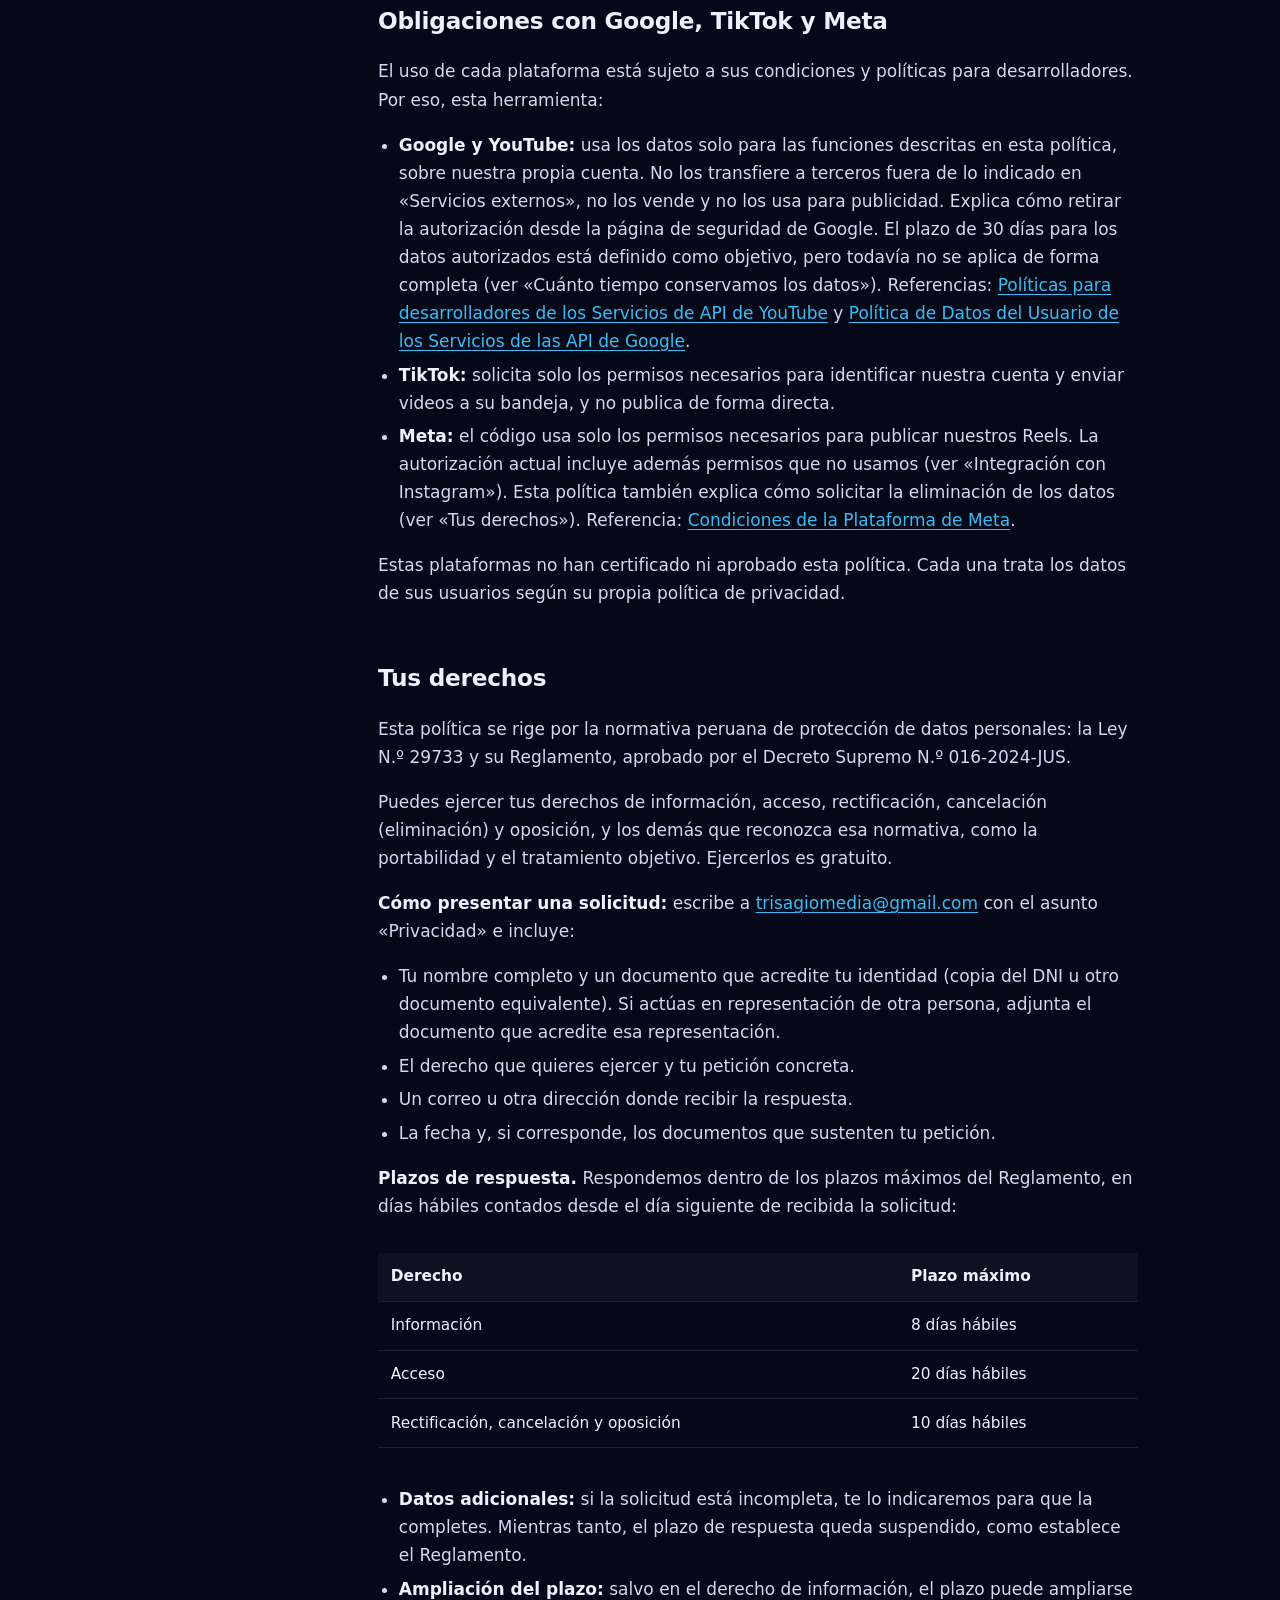
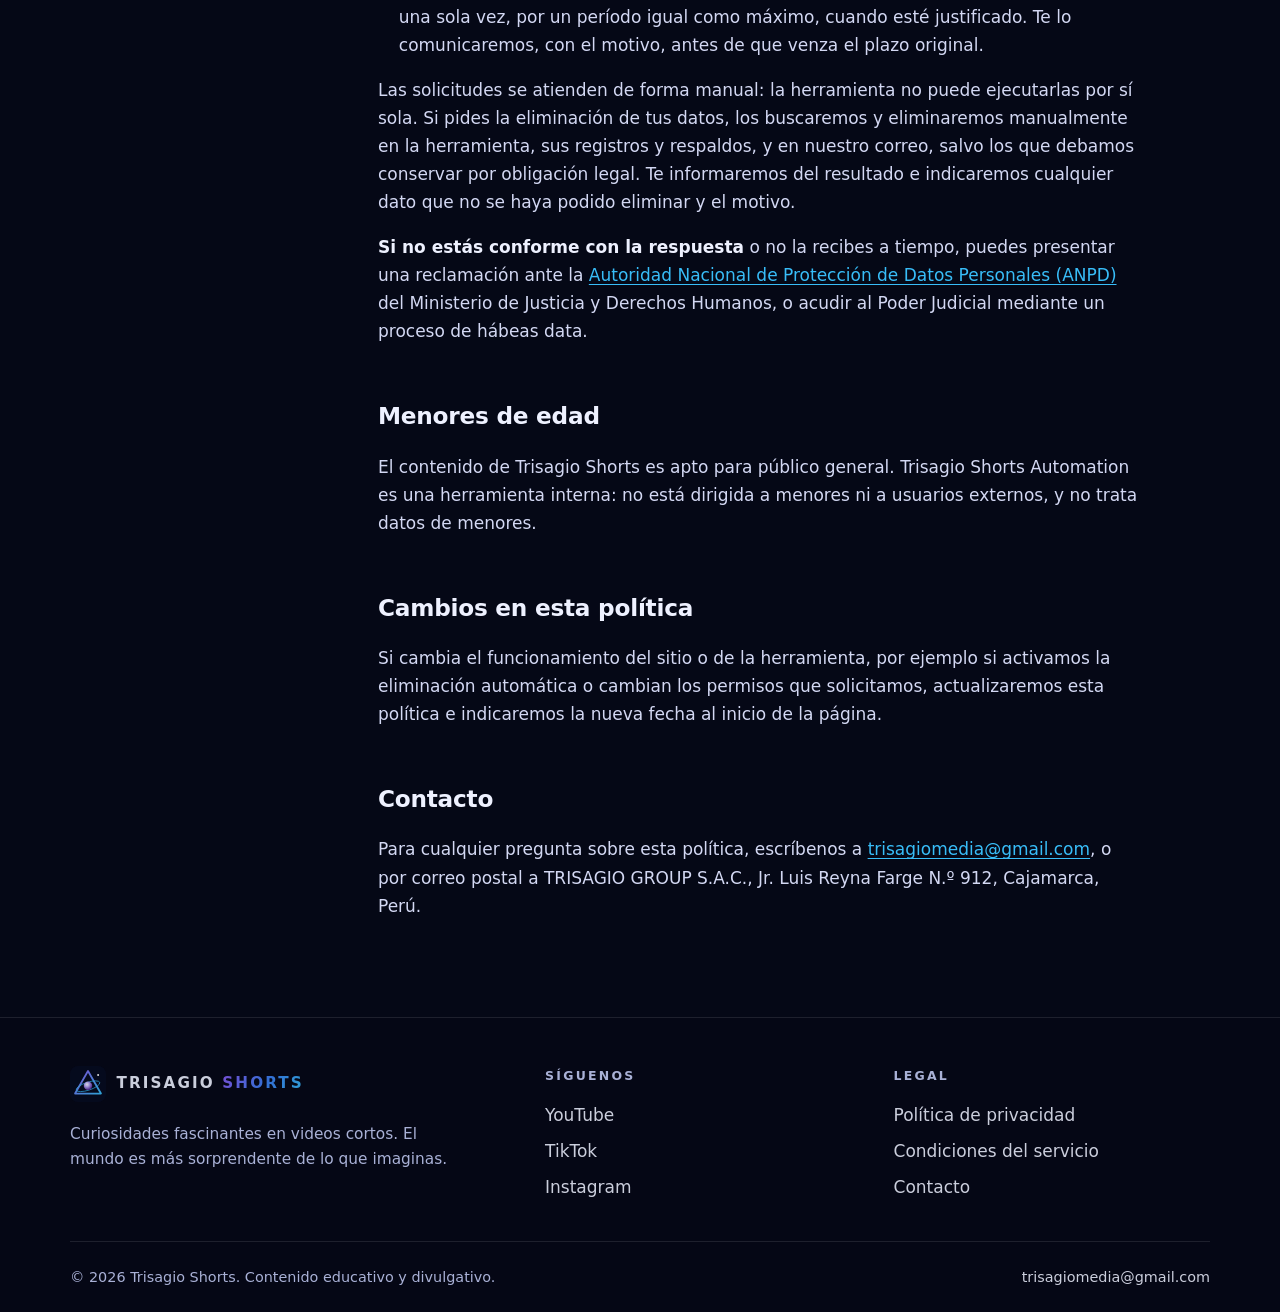
<file: privacidad.html>
<!DOCTYPE html>
<html lang="es-419" class="no-js">
<head>
  <meta charset="utf-8">
  <meta name="viewport" content="width=device-width, initial-scale=1">
  <title>Política de privacidad — Trisagio Shorts Automation</title>
  <meta name="description" content="Política de privacidad de Trisagio Shorts y de la herramienta interna Trisagio Shorts Automation: visitantes del sitio, integración OAuth con YouTube, TikTok e Instagram, datos, conservación y revocación.">
  <link rel="canonical" href="https://trisagioshorts.github.io/privacidad.html">
  <meta name="theme-color" content="#050816">
  <meta name="color-scheme" content="dark">
  <meta property="og:type" content="website">
  <meta property="og:site_name" content="Trisagio Shorts">
  <meta property="og:locale" content="es_LA">
  <meta property="og:title" content="Política de privacidad — Trisagio Shorts Automation">
  <meta property="og:description" content="Política de privacidad de Trisagio Shorts y de la herramienta interna Trisagio Shorts Automation: visitantes del sitio, integración OAuth con YouTube, TikTok e Instagram, datos, conservación y revocación.">
  <meta property="og:url" content="https://trisagioshorts.github.io/privacidad.html">
  <meta property="og:image" content="https://trisagioshorts.github.io/og-image.jpg">
  <meta property="og:image:width" content="1200">
  <meta property="og:image:height" content="630">
  <meta property="og:image:alt" content="Trisagio Shorts — El mundo es más sorprendente de lo que imaginas.">
  <meta name="twitter:card" content="summary_large_image">
  <meta name="twitter:title" content="Política de privacidad — Trisagio Shorts Automation">
  <meta name="twitter:description" content="Política de privacidad de Trisagio Shorts y de la herramienta interna Trisagio Shorts Automation: visitantes del sitio, integración OAuth con YouTube, TikTok e Instagram, datos, conservación y revocación.">
  <meta name="twitter:image" content="https://trisagioshorts.github.io/og-image.jpg">
  <link rel="icon" href="favicon.svg" type="image/svg+xml">
  <link rel="icon" href="favicon-32.png" sizes="32x32" type="image/png">
  <link rel="apple-touch-icon" href="apple-touch-icon.png">
  <link rel="stylesheet" href="styles.css">
  <script src="main.js" defer></script>
</head>
<body>
<a class="skip-link" href="#main">Saltar al contenido</a>
<canvas id="starfield" aria-hidden="true"></canvas>
<header class="site-header">
  <nav class="container nav" aria-label="Principal">
    <a class="brand" href="index.html" aria-label="Trisagio Shorts, inicio">
      <img src="logo.svg" alt="" width="36" height="36">
      <span>TRISAGIO <b>SHORTS</b></span>
    </a>
    <button class="nav-toggle" type="button" aria-expanded="false" aria-controls="nav-links" aria-label="Abrir menú"><svg viewBox="0 0 24 24" fill="none" stroke="currentColor" stroke-width="2" stroke-linecap="round" aria-hidden="true"><path d="M4 7h16M4 12h16M4 17h16"/></svg></button>
    <ul class="nav-links" id="nav-links">
      <li><a href="index.html">Inicio</a></li><li><a href="index.html#contenido">Contenido</a></li><li><a href="index.html#produccion">Producción</a></li><li><a href="contacto.html">Contacto</a></li>
    </ul>
  </nav>
</header>

<main id="main">
  <section class="page-hero">
    <div class="container">
      <span class="kicker">Legal</span>
      <h1>Política de privacidad</h1>
      <p>Cómo tratamos la información de quienes visitan este sitio y en la herramienta interna Trisagio Shorts Automation.</p>
      <p class="meta">Última actualización: <time datetime="2026-11-20">20 de noviembre de 2026</time></p>
    </div>
  </section>
  <div class="container legal-layout">
    <nav class="toc" aria-label="Índice"><h2>Índice</h2><ol><li><a href="#resumen">Resumen</a></li><li><a href="#responsable">Responsable</a></li><li><a href="#alcance">A quién aplica esta política</a></li><li><a href="#parte-a">Parte A — Visitantes del sitio web</a></li><li><a href="#a-datos">Qué información se trata cuando visitas el sitio</a></li><li><a href="#a-enlaces">Enlaces a otros sitios</a></li><li><a href="#parte-b">Parte B — Trisagio Shorts Automation</a></li><li><a href="#b-youtube">Integración con YouTube</a></li><li><a href="#b-tiktok">Integración con TikTok</a></li><li><a href="#b-instagram">Integración con Instagram</a></li><li><a href="#b-datos">Datos que trata y guarda la herramienta</a></li><li><a href="#b-ia">Inteligencia artificial</a></li><li><a href="#b-almacenamiento">Dónde se guardan los datos y cómo se protegen</a></li><li><a href="#b-conservacion">Cuánto tiempo conservamos los datos</a></li><li><a href="#b-revocar">Cómo retirar una autorización</a></li><li><a href="#terceros">Servicios externos</a></li><li><a href="#plataformas">Obligaciones con Google, TikTok y Meta</a></li><li><a href="#derechos">Tus derechos</a></li><li><a href="#menores">Menores de edad</a></li><li><a href="#cambios">Cambios en esta política</a></li><li><a href="#contacto">Contacto</a></li></ol></nav>
    <article class="prose">
<h2 id="resumen">Resumen</h2>

<div class="callout"><p><strong>En pocas palabras:</strong> este sitio web no usa cookies, analítica ni formularios. Trisagio Shorts Automation es una herramienta interna que funciona en un equipo de la empresa y se conecta mediante OAuth solo a las cuentas oficiales de Trisagio Shorts en YouTube, TikTok e Instagram, para subir y gestionar nuestros propios videos. No es una aplicación pública ni tiene usuarios externos. Tampoco lee comentarios, datos de audiencia ni información de otras personas.</p></div>

<h2 id="responsable">Responsable</h2>

<p><strong>Trisagio Shorts</strong> es un proyecto de contenido digital de <strong>TRISAGIO GROUP S.A.C.</strong>, empresa constituida en el Perú con nombre comercial Trisagio Media. La empresa es responsable de la operación del sitio web y de la herramienta Trisagio Shorts Automation, y del tratamiento de los datos que se describe en esta política.</p>
<ul>
  <li><strong>Razón social:</strong> TRISAGIO GROUP S.A.C.</li>
  <li><strong>RUC:</strong> 20615665666.</li>
  <li><strong>Domicilio:</strong> Jr. Luis Reyna Farge N.º 912, Cajamarca, Perú.</li>
  <li><strong>Contacto para asuntos de privacidad:</strong> <a href="mailto:trisagiomedia@gmail.com">trisagiomedia@gmail.com</a>.</li>
</ul>

<h2 id="alcance">A quién aplica esta política</h2>

<p>Esta política tiene dos partes, porque la información se trata de forma distinta en cada caso:</p>
<ul>
  <li><strong>Parte A — Visitantes del sitio web:</strong> cualquier persona que navega por este sitio o nos escribe por correo electrónico.</li>
  <li><strong>Parte B — Trisagio Shorts Automation:</strong> la herramienta interna con la que gestionamos el contenido de <strong>nuestras propias cuentas oficiales</strong> en YouTube, TikTok e Instagram.</li>
</ul>

<h2 id="parte-a">Parte A — Visitantes del sitio web</h2>

<p>El sitio web de Trisagio Shorts es informativo: presenta el proyecto, enlaza a nuestras redes oficiales y publica nuestra información legal.</p>

<h2 id="a-datos">Qué información se trata cuando visitas el sitio</h2>

<ul>
  <li><strong>Sin cookies ni rastreo:</strong> el sitio no usa cookies, herramientas de analítica, píxeles publicitarios ni almacenamiento local del navegador.</li>
  <li><strong>Sin formularios:</strong> no hay formularios ni registro de usuarios.</li>
  <li><strong>Alojamiento:</strong> el sitio está alojado en GitHub Pages. Como proveedor de alojamiento, GitHub puede registrar datos técnicos de las visitas, como la dirección IP, para operar y proteger su servicio. Nosotros no tenemos acceso a esos registros. Más información en la <a href="https://docs.github.com/es/site-policy/privacy-policies/github-general-privacy-statement" rel="noopener" target="_blank">Declaración de privacidad de GitHub</a>.</li>
  <li><strong>Correo electrónico:</strong> si nos escribes, recibimos tu dirección de correo y el contenido de tu mensaje, y los usamos solo para atender tu consulta. Nuestro objetivo es conservar esos correos mientras atendemos la consulta y hasta 90 días después de cerrarla, salvo que una obligación legal o una necesidad justificada (por ejemplo, atender un reclamo) exija conservarlos por más tiempo. Su eliminación se hace manualmente.</li>
</ul>

<h2 id="a-enlaces">Enlaces a otros sitios</h2>

<p>El sitio enlaza a YouTube, TikTok, Instagram y otros servicios externos. Al abrir esos enlaces sales de nuestro sitio, y cada servicio aplica su propia política de privacidad.</p>

<h2 id="parte-b">Parte B — Trisagio Shorts Automation</h2>

<p><strong>Trisagio Shorts Automation</strong> es una herramienta interna que usamos para preparar, subir y gestionar los videos de nuestras cuentas oficiales.</p>
<ul>
  <li>Funciona localmente en un equipo de la empresa. No se aloja en un servidor ni se ofrece como servicio a terceros.</li>
  <li>La usa solo el equipo responsable del proyecto.</li>
  <li>Solo se conecta a nuestras propias cuentas: el canal de YouTube @trisagioshorts, la cuenta de TikTok @trisagioshorts y la cuenta de Instagram @trisagioshorts.</li>
  <li>No ofrece registro a otras personas ni accede a cuentas de terceros.</li>
</ul>
<p>Las autorizaciones se conceden directamente en las pantallas de Google, TikTok y Meta. La herramienta no ve ni guarda las contraseñas de esas cuentas.</p>

<h2 id="b-youtube">Integración con YouTube</h2>

<p>Trisagio Shorts Automation utiliza los <strong>Servicios de API de YouTube</strong>. Al autorizar el acceso a una cuenta de YouTube a través de esta herramienta, se aceptan las <a href="https://www.youtube.com/t/terms" rel="noopener" target="_blank">Condiciones del Servicio de YouTube</a>. El tratamiento de datos por parte de Google se rige por la <a href="https://policies.google.com/privacy?hl=es-419" rel="noopener" target="_blank">Política de Privacidad de Google</a>.</p>
<p>Permisos que solicita la herramienta y uso real de cada uno:</p>
<div class="table-wrap"><table>
  <thead><tr><th>Permiso</th><th>Para qué lo usamos</th></tr></thead>
  <tbody>
    <tr><td><code>youtube.upload</code></td><td>Subir videos a nuestro canal y asignarles su miniatura.</td></tr>
    <tr><td><code>youtube.readonly</code></td><td>Identificar nuestro canal y consultar el estado de nuestros propios videos (procesamiento y privacidad) para evitar subidas duplicadas.</td></tr>
    <tr><td><code>youtube.force-ssl</code></td><td>Editar los datos de nuestros propios videos ya subidos: descripción, etiquetas, visibilidad o fecha de publicación programada.</td></tr>
  </tbody>
</table></div>
<p>Aunque algunos de estos permisos permitirían más acciones, la herramienta <strong>no</strong> lee comentarios, estadísticas de audiencia, suscriptores ni datos de espectadores, y no gestiona listas de reproducción.</p>

<h2 id="b-tiktok">Integración con TikTok</h2>

<p>Trisagio Shorts Automation se conecta con TikTok mediante <strong>Login Kit</strong> y <strong>Content Posting API</strong>, dos herramientas para desarrolladores de TikTok. El tratamiento de datos por parte de TikTok se rige por la <a href="https://www.tiktok.com/legal/privacy-policy" rel="noopener" target="_blank">Política de Privacidad de TikTok</a>, y el uso de la plataforma por las <a href="https://www.tiktok.com/legal/terms-of-service" rel="noopener" target="_blank">Condiciones del Servicio de TikTok</a>.</p>
<div class="table-wrap"><table>
  <thead><tr><th>Permiso</th><th>Para qué lo usamos</th></tr></thead>
  <tbody>
    <tr><td><code>user.info.basic</code></td><td>Leer el identificador (open_id) y el nombre visible de la cuenta autorizada, para confirmar que es nuestra cuenta oficial.</td></tr>
    <tr><td><code>video.upload</code></td><td>Enviar videos a la bandeja de nuestra cuenta de TikTok.</td></tr>
  </tbody>
</table></div>
<p><strong>Los videos no se publican automáticamente.</strong> Llegan a la bandeja de la app de TikTok, y la persona propietaria de la cuenta los revisa y completa la publicación manualmente dentro de TikTok. La herramienta no solicita el permiso de publicación directa (<code>video.publish</code>).</p>
<p>La herramienta no lee seguidores, videos de otras personas, comentarios ni datos de audiencia.</p>

<h2 id="b-instagram">Integración con Instagram</h2>

<p>Trisagio Shorts Automation publica Reels en nuestra cuenta oficial de Instagram mediante las herramientas para desarrolladores de Meta. El tratamiento de datos por parte de Meta se rige por la <a href="https://privacycenter.instagram.com/policy" rel="noopener" target="_blank">Política de Privacidad de Meta</a>.</p>
<p>Permisos que utiliza el código de la herramienta:</p>
<div class="table-wrap"><table>
  <thead><tr><th>Permiso</th><th>Para qué lo usamos</th></tr></thead>
  <tbody>
    <tr><td><code>instagram_<wbr>basic</code></td><td>Leer datos de nuestra propia cuenta: identidad y Reels recientes, para evitar publicaciones duplicadas.</td></tr>
    <tr><td><code>instagram_<wbr>content_<wbr>publish</code></td><td>Publicar nuestros Reels y consultar el cupo de publicación de la cuenta.</td></tr>
    <tr><td><code>public_<wbr>profile</code></td><td>Permiso básico de inicio de sesión de Meta, para identificar la cuenta que autoriza la conexión.</td></tr>
  </tbody>
</table></div>
<p><strong>Permisos concedidos que no usamos:</strong> la autorización actual de Instagram también incluye <code>instagram_<wbr>manage_<wbr>comments</code> e <code>instagram_<wbr>manage_<wbr>messages</code>. La herramienta no tiene funciones que usen esos permisos: no lee ni gestiona comentarios, mensajes directos ni datos de otras personas. Estos permisos adicionales están identificados y pendientes de revisión y retirada.</p>

<h2 id="b-datos">Datos que trata y guarda la herramienta</h2>

<p>La herramienta solo trata datos de nuestras propias cuentas y videos:</p>
<div class="table-wrap"><table>
  <thead><tr><th>Origen</th><th>Datos</th><th>¿Se guardan?</th></tr></thead>
  <tbody>
    <tr><td>YouTube</td><td>Identificador, título y nombre de usuario de nuestro canal.</td><td>Sí</td></tr>
    <tr><td>YouTube</td><td>Metadatos de nuestros videos: título, descripción, etiquetas, categoría, miniatura, fecha, privacidad, estado de procesamiento y huella de verificación del archivo.</td><td>Sí, incluidas copias de respaldo antes de editarlos</td></tr>
    <tr><td>YouTube</td><td>Lista de videos subidos a nuestro canal, para detectar duplicados.</td><td>No, solo se consulta</td></tr>
    <tr><td>TikTok</td><td>Identificador y nombre visible de nuestra cuenta; identificador y resultado de cada envío a la bandeja.</td><td>Sí</td></tr>
    <tr><td>Instagram</td><td>Identidad de nuestra cuenta, cupo de publicación, y enlace y texto de nuestros Reels publicados.</td><td>Sí</td></tr>
    <tr><td>Todas</td><td>Tokens de acceso de cada plataforma.</td><td>Sí, mientras la autorización esté activa</td></tr>
    <tr><td>Operación</td><td>Estado de la cola de trabajo y registros técnicos de eventos, sin datos de terceros.</td><td>Sí</td></tr>
  </tbody>
</table></div>
<p>Usamos estos datos solo para operar nuestras cuentas: subir videos, editar sus datos, evitar duplicados y comprobar el resultado de las subidas. La herramienta no consulta estadísticas ni analítica de las plataformas.</p>
<p>No vendemos ni cedemos estos datos a anunciantes ni a otros terceros, y no los usamos con fines publicitarios.</p>

<h2 id="b-ia">Inteligencia artificial</h2>

<p>Usamos inteligencia artificial en tres contextos distintos:</p>
<ul>
  <li><strong>En la producción de contenido:</strong> usamos inteligencia artificial como apoyo para redactar guiones, y generamos la voz sintética de los videos en el propio equipo. Estos procesos no utilizan datos obtenidos de YouTube, TikTok ni Instagram.</li>
  <li><strong>En la herramienta:</strong> Trisagio Shorts Automation no envía datos obtenidos de YouTube, TikTok ni Instagram a ningún servicio de inteligencia artificial ni de analítica.</li>
  <li><strong>En el desarrollo:</strong> para mantener la herramienta usamos un asistente de programación con IA, Claude Code de Anthropic. Durante ese trabajo, el asistente puede procesar determinados archivos locales, incluidos registros operativos con datos de nuestras propias cuentas (por ejemplo, el nombre del canal o los metadatos de nuestros videos). El contenido de los archivos que procesa se envía a Anthropic para generar sus respuestas. Hemos configurado controles que restringen su acceso habitual a las credenciales y los tokens. Esos controles no son infalibles y no cubren todas las herramientas ni todas las sesiones de trabajo. Los registros operativos que el asistente puede procesar no contienen datos de otras personas.</li>
</ul>
<p>No usamos los datos obtenidos de las plataformas para desarrollar ni entrenar modelos de inteligencia artificial.</p>

<h2 id="b-almacenamiento">Dónde se guardan los datos y cómo se protegen</h2>

<p>Los datos de la herramienta, incluidas las credenciales y los tokens de Google, TikTok y Meta, se guardan localmente en el equipo donde funciona la herramienta. Aplicamos estas medidas:</p>
<ul>
  <li><strong>Acceso restringido:</strong> los archivos con credenciales y datos de las plataformas tienen permisos que solo permiten el acceso del usuario propietario del equipo, y los archivos nuevos se crean con esa misma protección.</li>
  <li><strong>Cifrado del disco:</strong> el equipo tiene activado el cifrado de disco completo del sistema operativo. La herramienta no añade un cifrado propio.</li>
  <li><strong>Registros sin secretos:</strong> la herramienta no muestra los tokens en pantalla ni los guarda en sus registros.</li>
  <li><strong>Autorización y conexiones seguras:</strong> la autorización usa los mecanismos de seguridad PKCE y «state», y todas las comunicaciones con las plataformas usan conexiones cifradas (HTTPS).</li>
  <li><strong>Destinatarios:</strong> las credenciales solo se envían al proveedor que corresponde (Google, TikTok o Meta).</li>
</ul>
<p>Estas medidas reducen los riesgos, pero ningún sistema es completamente seguro. La protección de los datos también depende de la seguridad física y lógica del equipo. Además, como se explica en «Inteligencia artificial» y «Servicios externos», parte de la información puede ser procesada por proveedores externos.</p>

<h2 id="b-conservacion">Cuánto tiempo conservamos los datos</h2>

<p>Hemos definido estos plazos de conservación como objetivo para los datos de la herramienta:</p>
<div class="table-wrap"><table>
  <thead><tr><th>Tipo de dato</th><th>Plazo objetivo</th></tr></thead>
  <tbody>
    <tr><td>Datos obtenidos de las API de YouTube, TikTok e Instagram (identidades de las cuentas, metadatos de videos y resultados de subida)</td><td>30 días. Después deben eliminarse o actualizarse con una nueva consulta a la plataforma.</td></tr>
    <tr><td>Registros técnicos y copias de respaldo</td><td>90 días.</td></tr>
    <tr><td>Tokens de acceso vigentes</td><td>Mientras la autorización permanezca activa.</td></tr>
    <tr><td>Copias antiguas de tokens que ya no se usan</td><td>7 días desde que dejan de ser necesarias.</td></tr>
    <tr><td>Correos de contacto</td><td>Durante la atención de la consulta y hasta 90 días después de cerrarla.</td></tr>
  </tbody>
</table></div>
<p><strong>Situación actual:</strong> estos plazos son objetivos definidos. Todavía no se aplican de forma completa ni automática.</p>
<ul>
  <li><strong>Lo que existe hoy:</strong>
    <ul>
      <li>Un proceso de revisión, en modo de prueba, que identifica datos que superan los plazos, pero no los borra.</li>
      <li>La eliminación manual de archivos por la persona responsable del proyecto.</li>
      <li>La atención manual de las solicitudes que recibimos (ver «Tus derechos»).</li>
    </ul>
  </li>
  <li><strong>Lo que aún no existe:</strong>
    <ul>
      <li>La eliminación automática.</li>
      <li>Una revisión periódica establecida formalmente.</li>
      <li>Un proceso que cubra todos los archivos. Quedan fuera de la revisión parte de los registros de TikTok, algunos archivos de Instagram, los registros de tareas y los identificadores incluidos en copias de respaldo.</li>
    </ul>
  </li>
</ul>
<p>Por eso, algunos datos pueden conservarse hoy por más tiempo que los plazos indicados. Actualizaremos esta política cuando la eliminación cubra todos los datos o se active de forma automática.</p>
<p>Podemos conservar algún dato por más tiempo solo cuando lo exija la ley o exista una necesidad justificada, como atender un reclamo. En ese caso lo conservaremos solo durante el tiempo necesario para ese fin.</p>

<h2 id="b-revocar">Cómo retirar una autorización</h2>

<ul>
  <li><strong>Google y YouTube:</strong> desde la <a href="https://security.google.com/settings/security/permissions" rel="noopener" target="_blank">página de configuración de seguridad de Google</a> («Apps vinculadas» o «Terceros con acceso»), elige Trisagio Shorts Automation y quita su acceso.</li>
  <li><strong>TikTok:</strong> en la app de TikTok, entra en <em>Configuración y privacidad</em> → <em>Seguridad y permisos</em> → <em>Permisos de apps</em>. Elige la app y quita su acceso. Los nombres de los menús pueden variar según la versión de TikTok.</li>
  <li><strong>Instagram:</strong> en la app de Instagram, entra en <em>Configuración</em> → <em>Permisos de aplicaciones y sitios web</em> → <em>Aplicaciones y sitios web</em>, y elimina la app.</li>
</ul>
<p>Al retirar la autorización, la herramienta deja de poder acceder a la cuenta y el token pierde su validez. Retirar la autorización no borra automáticamente los datos que ya estaban guardados en el equipo. Esos datos pueden conservarse hasta que se eliminen manualmente, como se explica en la sección anterior. Si quieres que se eliminen, puedes solicitarlo como se indica en «Tus derechos».</p>

<h2 id="terceros">Servicios externos</h2>

<div class="table-wrap"><table>
  <thead><tr><th>Servicio</th><th>Qué recibe</th></tr></thead>
  <tbody>
    <tr><td>Google / YouTube</td><td>La autorización OAuth y los videos, miniaturas y metadatos que subimos a nuestro canal. Más información en la <a href="https://policies.google.com/privacy?hl=es-419" rel="noopener" target="_blank">Política de Privacidad de Google</a>.</td></tr>
    <tr><td>TikTok</td><td>La autorización OAuth y los videos que enviamos a nuestra bandeja. Más información en la <a href="https://www.tiktok.com/legal/privacy-policy" rel="noopener" target="_blank">Política de Privacidad de TikTok</a>.</td></tr>
    <tr><td>Meta (Instagram)</td><td>La autorización y los Reels y textos que publicamos. Más información en la <a href="https://privacycenter.instagram.com/policy" rel="noopener" target="_blank">Política de Privacidad de Meta</a>.</td></tr>
    <tr><td>GitHub Pages</td><td>El alojamiento de este sitio web. Más información en la <a href="https://docs.github.com/es/site-policy/privacy-policies/github-general-privacy-statement" rel="noopener" target="_blank">Declaración de privacidad de GitHub</a>.</td></tr>
    <tr><td>Anthropic</td><td>En la producción, los temas y textos con los que preparamos los guiones. En el desarrollo, el contenido de los archivos que procesa el asistente, como se explica en «Inteligencia artificial».</td></tr>
    <tr><td>Fuentes públicas (por ejemplo, NASA)</td><td>Consultas de solo lectura para verificar la información de los videos. No se envían datos de nuestras cuentas ni de otras personas.</td></tr>
  </tbody>
</table></div>
<p><strong>Transferencias fuera del Perú:</strong> estos proveedores prestan sus servicios desde infraestructura ubicada fuera del Perú. Por eso, la información que se trata a través de ellos puede almacenarse o procesarse en otros países, según las políticas de cada proveedor.</p>

<h2 id="plataformas">Obligaciones con Google, TikTok y Meta</h2>

<p>El uso de cada plataforma está sujeto a sus condiciones y políticas para desarrolladores. Por eso, esta herramienta:</p>
<ul>
  <li><strong>Google y YouTube:</strong> usa los datos solo para las funciones descritas en esta política, sobre nuestra propia cuenta. No los transfiere a terceros fuera de lo indicado en «Servicios externos», no los vende y no los usa para publicidad. Explica cómo retirar la autorización desde la página de seguridad de Google. El plazo de 30 días para los datos autorizados está definido como objetivo, pero todavía no se aplica de forma completa (ver «Cuánto tiempo conservamos los datos»). Referencias: <a href="https://developers.google.com/youtube/terms/developer-policies" rel="noopener" target="_blank">Políticas para desarrolladores de los Servicios de API de YouTube</a> y <a href="https://developers.google.com/terms/api-services-user-data-policy?hl=es-419" rel="noopener" target="_blank">Política de Datos del Usuario de los Servicios de las API de Google</a>.</li>
  <li><strong>TikTok:</strong> solicita solo los permisos necesarios para identificar nuestra cuenta y enviar videos a su bandeja, y no publica de forma directa.</li>
  <li><strong>Meta:</strong> el código usa solo los permisos necesarios para publicar nuestros Reels. La autorización actual incluye además permisos que no usamos (ver «Integración con Instagram»). Esta política también explica cómo solicitar la eliminación de los datos (ver «Tus derechos»). Referencia: <a href="https://developers.facebook.com/terms/" rel="noopener" target="_blank">Condiciones de la Plataforma de Meta</a>.</li>
</ul>
<p>Estas plataformas no han certificado ni aprobado esta política. Cada una trata los datos de sus usuarios según su propia política de privacidad.</p>

<h2 id="derechos">Tus derechos</h2>

<p>Esta política se rige por la normativa peruana de protección de datos personales: la Ley N.º 29733 y su Reglamento, aprobado por el Decreto Supremo N.º 016-2024-JUS.</p>
<p>Puedes ejercer tus derechos de información, acceso, rectificación, cancelación (eliminación) y oposición, y los demás que reconozca esa normativa, como la portabilidad y el tratamiento objetivo. Ejercerlos es gratuito.</p>
<p><strong>Cómo presentar una solicitud:</strong> escribe a <a href="mailto:trisagiomedia@gmail.com">trisagiomedia@gmail.com</a> con el asunto «Privacidad» e incluye:</p>
<ul>
  <li>Tu nombre completo y un documento que acredite tu identidad (copia del DNI u otro documento equivalente). Si actúas en representación de otra persona, adjunta el documento que acredite esa representación.</li>
  <li>El derecho que quieres ejercer y tu petición concreta.</li>
  <li>Un correo u otra dirección donde recibir la respuesta.</li>
  <li>La fecha y, si corresponde, los documentos que sustenten tu petición.</li>
</ul>
<p><strong>Plazos de respuesta.</strong> Respondemos dentro de los plazos máximos del Reglamento, en días hábiles contados desde el día siguiente de recibida la solicitud:</p>
<div class="table-wrap"><table>
  <thead><tr><th>Derecho</th><th>Plazo máximo</th></tr></thead>
  <tbody>
    <tr><td>Información</td><td>8 días hábiles</td></tr>
    <tr><td>Acceso</td><td>20 días hábiles</td></tr>
    <tr><td>Rectificación, cancelación y oposición</td><td>10 días hábiles</td></tr>
  </tbody>
</table></div>
<ul>
  <li><strong>Datos adicionales:</strong> si la solicitud está incompleta, te lo indicaremos para que la completes. Mientras tanto, el plazo de respuesta queda suspendido, como establece el Reglamento.</li>
  <li><strong>Ampliación del plazo:</strong> salvo en el derecho de información, el plazo puede ampliarse una sola vez, por un período igual como máximo, cuando esté justificado. Te lo comunicaremos, con el motivo, antes de que venza el plazo original.</li>
</ul>
<p>Las solicitudes se atienden de forma manual: la herramienta no puede ejecutarlas por sí sola. Si pides la eliminación de tus datos, los buscaremos y eliminaremos manualmente en la herramienta, sus registros y respaldos, y en nuestro correo, salvo los que debamos conservar por obligación legal. Te informaremos del resultado e indicaremos cualquier dato que no se haya podido eliminar y el motivo.</p>
<p><strong>Si no estás conforme con la respuesta</strong> o no la recibes a tiempo, puedes presentar una reclamación ante la <a href="https://www.gob.pe/anpd" rel="noopener" target="_blank">Autoridad Nacional de Protección de Datos Personales (ANPD)</a> del Ministerio de Justicia y Derechos Humanos, o acudir al Poder Judicial mediante un proceso de hábeas data.</p>

<h2 id="menores">Menores de edad</h2>

<p>El contenido de Trisagio Shorts es apto para público general. Trisagio Shorts Automation es una herramienta interna: no está dirigida a menores ni a usuarios externos, y no trata datos de menores.</p>

<h2 id="cambios">Cambios en esta política</h2>

<p>Si cambia el funcionamiento del sitio o de la herramienta, por ejemplo si activamos la eliminación automática o cambian los permisos que solicitamos, actualizaremos esta política e indicaremos la nueva fecha al inicio de la página.</p>

<h2 id="contacto">Contacto</h2>

<p>Para cualquier pregunta sobre esta política, escríbenos a <a href="mailto:trisagiomedia@gmail.com">trisagiomedia@gmail.com</a>, o por correo postal a TRISAGIO GROUP S.A.C., Jr. Luis Reyna Farge N.º 912, Cajamarca, Perú.</p>


    </article>
  </div>
</main>
<footer class="site-footer">
  <div class="container">
    <div class="footer-grid">
      <div>
        <a class="brand" href="index.html"><img src="logo.svg" alt="" width="36" height="36"><span>TRISAGIO <b>SHORTS</b></span></a>
        <p>Curiosidades fascinantes en videos cortos. El mundo es más sorprendente de lo que imaginas.</p>
      </div>
      <nav aria-label="Redes sociales">
        <h2>Síguenos</h2>
        <ul>
          <li><a href="https://www.youtube.com/@trisagioshorts" rel="noopener" target="_blank">YouTube</a></li>
          <li><a href="https://www.tiktok.com/@trisagioshorts" rel="noopener" target="_blank">TikTok</a></li>
          <li><a href="https://www.instagram.com/trisagioshorts/" rel="noopener" target="_blank">Instagram</a></li>
        </ul>
      </nav>
      <nav aria-label="Legal">
        <h2>Legal</h2>
        <ul>
          <li><a href="privacidad.html">Política de privacidad</a></li>
          <li><a href="terminos.html">Condiciones del servicio</a></li>
          <li><a href="contacto.html">Contacto</a></li>
        </ul>
      </nav>
    </div>
    <div class="footer-bottom">
      <span>© <span id="year">2026</span> Trisagio Shorts. Contenido educativo y divulgativo.</span>
      <a href="mailto:trisagiomedia@gmail.com">trisagiomedia@gmail.com</a>
    </div>
  </div>
</footer>
</body>
</html>
</file>
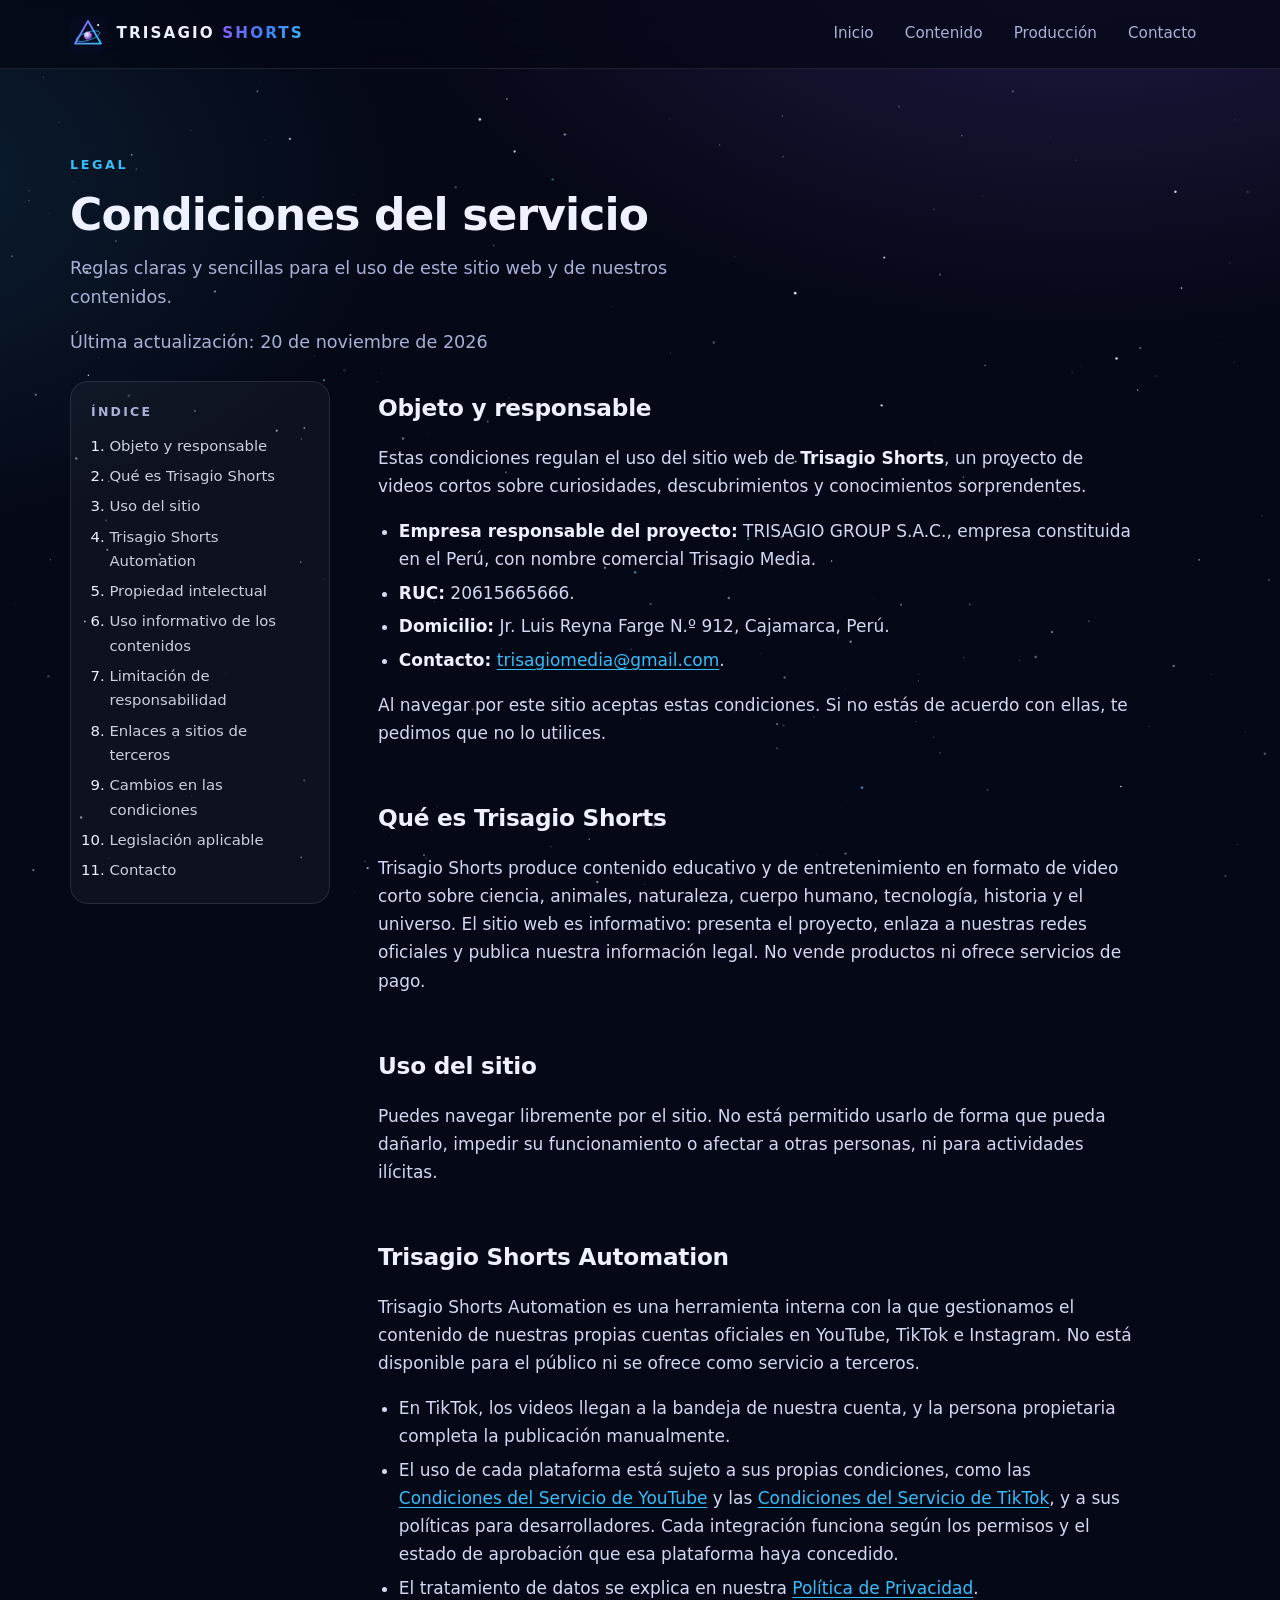
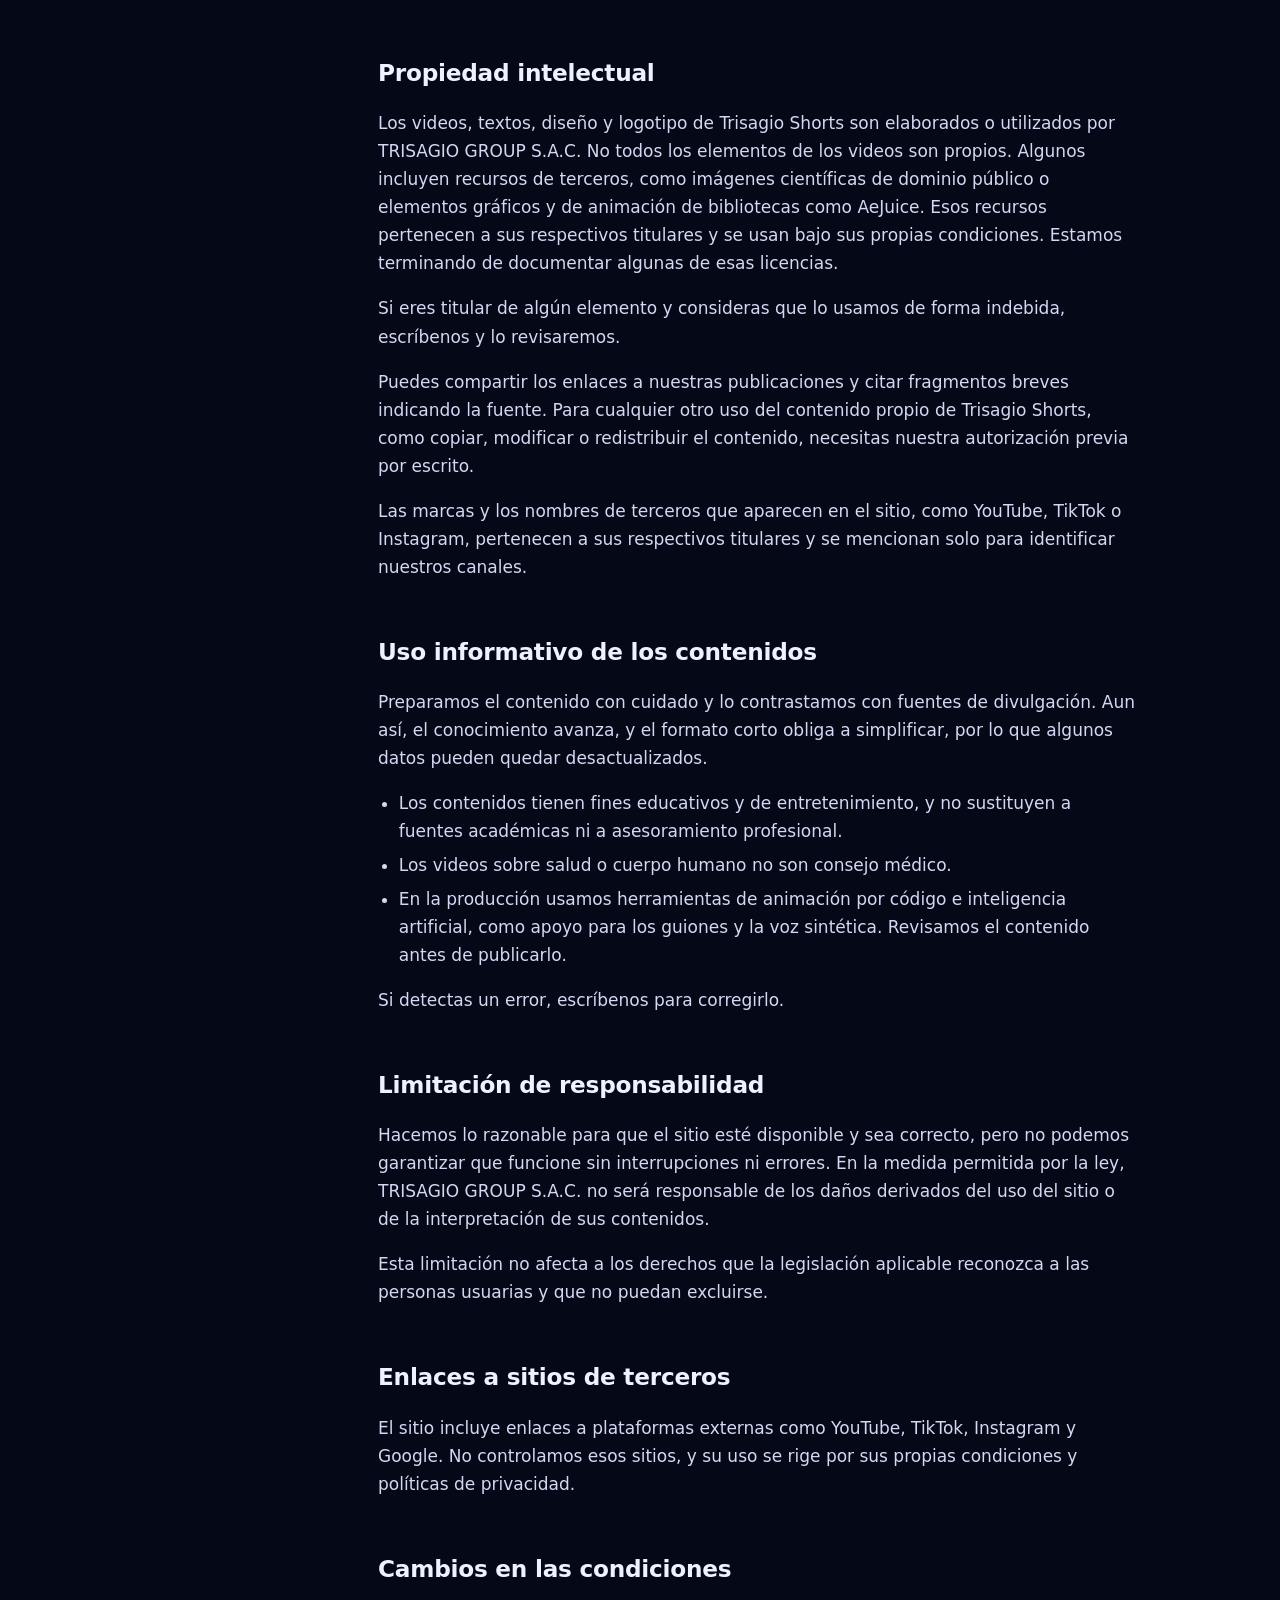
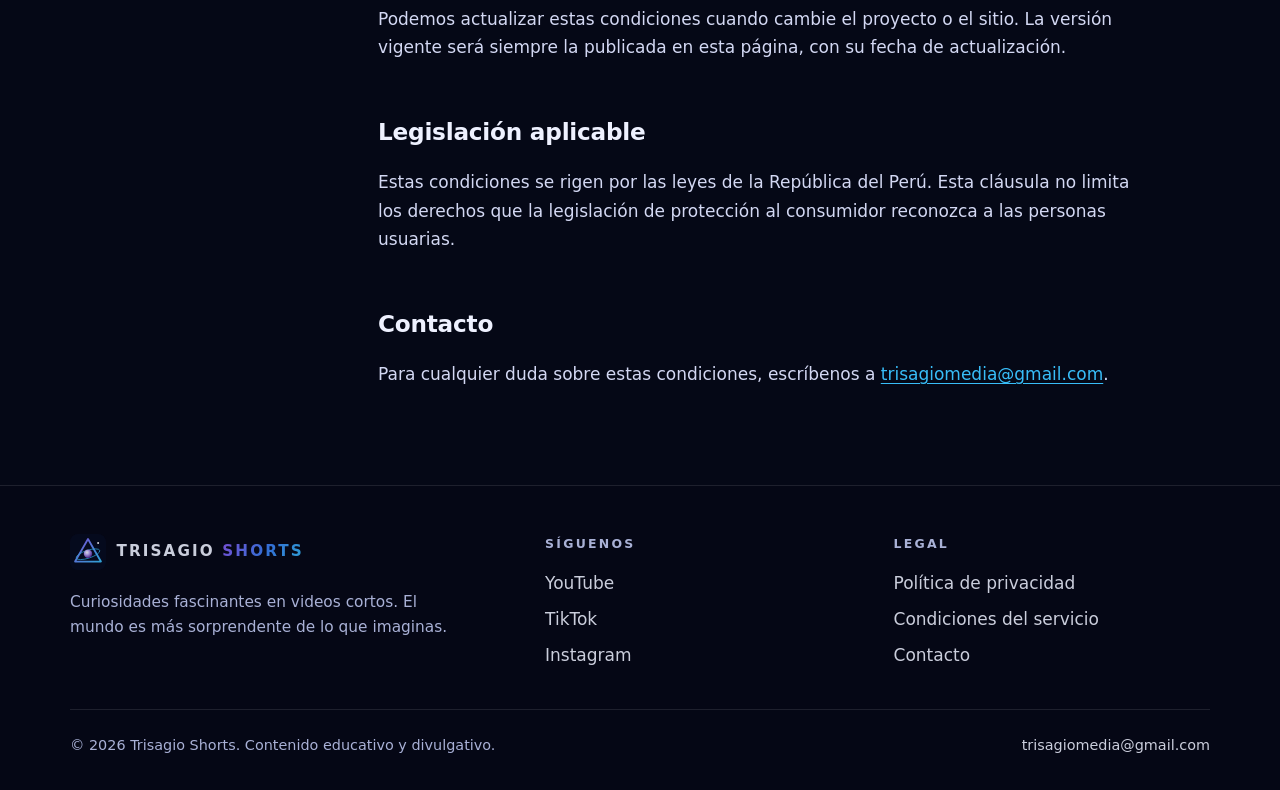
<file: terminos.html>
<!DOCTYPE html>
<html lang="es-419" class="no-js">
<head>
  <meta charset="utf-8">
  <meta name="viewport" content="width=device-width, initial-scale=1">
  <title>Condiciones del servicio — Trisagio Shorts</title>
  <meta name="description" content="Condiciones de uso del sitio web y de los contenidos educativos de Trisagio Shorts.">
  <link rel="canonical" href="https://trisagioshorts.github.io/terminos.html">
  <meta name="theme-color" content="#050816">
  <meta name="color-scheme" content="dark">
  <meta property="og:type" content="website">
  <meta property="og:site_name" content="Trisagio Shorts">
  <meta property="og:locale" content="es_LA">
  <meta property="og:title" content="Condiciones del servicio — Trisagio Shorts">
  <meta property="og:description" content="Condiciones de uso del sitio web y de los contenidos educativos de Trisagio Shorts.">
  <meta property="og:url" content="https://trisagioshorts.github.io/terminos.html">
  <meta property="og:image" content="https://trisagioshorts.github.io/og-image.jpg">
  <meta property="og:image:width" content="1200">
  <meta property="og:image:height" content="630">
  <meta property="og:image:alt" content="Trisagio Shorts — El mundo es más sorprendente de lo que imaginas.">
  <meta name="twitter:card" content="summary_large_image">
  <meta name="twitter:title" content="Condiciones del servicio — Trisagio Shorts">
  <meta name="twitter:description" content="Condiciones de uso del sitio web y de los contenidos educativos de Trisagio Shorts.">
  <meta name="twitter:image" content="https://trisagioshorts.github.io/og-image.jpg">
  <link rel="icon" href="favicon.svg" type="image/svg+xml">
  <link rel="icon" href="favicon-32.png" sizes="32x32" type="image/png">
  <link rel="apple-touch-icon" href="apple-touch-icon.png">
  <link rel="stylesheet" href="styles.css">
  <script src="main.js" defer></script>
</head>
<body>
<a class="skip-link" href="#main">Saltar al contenido</a>
<canvas id="starfield" aria-hidden="true"></canvas>
<header class="site-header">
  <nav class="container nav" aria-label="Principal">
    <a class="brand" href="index.html" aria-label="Trisagio Shorts, inicio">
      <img src="logo.svg" alt="" width="36" height="36">
      <span>TRISAGIO <b>SHORTS</b></span>
    </a>
    <button class="nav-toggle" type="button" aria-expanded="false" aria-controls="nav-links" aria-label="Abrir menú"><svg viewBox="0 0 24 24" fill="none" stroke="currentColor" stroke-width="2" stroke-linecap="round" aria-hidden="true"><path d="M4 7h16M4 12h16M4 17h16"/></svg></button>
    <ul class="nav-links" id="nav-links">
      <li><a href="index.html">Inicio</a></li><li><a href="index.html#contenido">Contenido</a></li><li><a href="index.html#produccion">Producción</a></li><li><a href="contacto.html">Contacto</a></li>
    </ul>
  </nav>
</header>

<main id="main">
  <section class="page-hero">
    <div class="container">
      <span class="kicker">Legal</span>
      <h1>Condiciones del servicio</h1>
      <p>Reglas claras y sencillas para el uso de este sitio web y de nuestros contenidos.</p>
      <p class="meta">Última actualización: <time datetime="2026-11-20">20 de noviembre de 2026</time></p>
    </div>
  </section>
  <div class="container legal-layout">
    <nav class="toc" aria-label="Índice"><h2>Índice</h2><ol><li><a href="#objeto">Objeto y responsable</a></li><li><a href="#naturaleza">Qué es Trisagio Shorts</a></li><li><a href="#uso">Uso del sitio</a></li><li><a href="#automation">Trisagio Shorts Automation</a></li><li><a href="#propiedad">Propiedad intelectual</a></li><li><a href="#informativo">Uso informativo de los contenidos</a></li><li><a href="#responsabilidad">Limitación de responsabilidad</a></li><li><a href="#terceros">Enlaces a sitios de terceros</a></li><li><a href="#cambios">Cambios en las condiciones</a></li><li><a href="#ley">Legislación aplicable</a></li><li><a href="#contacto">Contacto</a></li></ol></nav>
    <article class="prose">
<h2 id="objeto">Objeto y responsable</h2>

<p>Estas condiciones regulan el uso del sitio web de <strong>Trisagio Shorts</strong>, un proyecto de videos cortos sobre curiosidades, descubrimientos y conocimientos sorprendentes.</p>
<ul>
  <li><strong>Empresa responsable del proyecto:</strong> TRISAGIO GROUP S.A.C., empresa constituida en el Perú, con nombre comercial Trisagio Media.</li>
  <li><strong>RUC:</strong> 20615665666.</li>
  <li><strong>Domicilio:</strong> Jr. Luis Reyna Farge N.º 912, Cajamarca, Perú.</li>
  <li><strong>Contacto:</strong> <a href="mailto:trisagiomedia@gmail.com">trisagiomedia@gmail.com</a>.</li>
</ul>
<p>Al navegar por este sitio aceptas estas condiciones. Si no estás de acuerdo con ellas, te pedimos que no lo utilices.</p>

<h2 id="naturaleza">Qué es Trisagio Shorts</h2>

<p>Trisagio Shorts produce contenido educativo y de entretenimiento en formato de video corto sobre ciencia, animales, naturaleza, cuerpo humano, tecnología, historia y el universo. El sitio web es informativo: presenta el proyecto, enlaza a nuestras redes oficiales y publica nuestra información legal. No vende productos ni ofrece servicios de pago.</p>

<h2 id="uso">Uso del sitio</h2>

<p>Puedes navegar libremente por el sitio. No está permitido usarlo de forma que pueda dañarlo, impedir su funcionamiento o afectar a otras personas, ni para actividades ilícitas.</p>

<h2 id="automation">Trisagio Shorts Automation</h2>

<p>Trisagio Shorts Automation es una herramienta interna con la que gestionamos el contenido de nuestras propias cuentas oficiales en YouTube, TikTok e Instagram. No está disponible para el público ni se ofrece como servicio a terceros.</p>
<ul>
  <li>En TikTok, los videos llegan a la bandeja de nuestra cuenta, y la persona propietaria completa la publicación manualmente.</li>
  <li>El uso de cada plataforma está sujeto a sus propias condiciones, como las <a href="https://www.youtube.com/t/terms" rel="noopener" target="_blank">Condiciones del Servicio de YouTube</a> y las <a href="https://www.tiktok.com/legal/terms-of-service" rel="noopener" target="_blank">Condiciones del Servicio de TikTok</a>, y a sus políticas para desarrolladores. Cada integración funciona según los permisos y el estado de aprobación que esa plataforma haya concedido.</li>
  <li>El tratamiento de datos se explica en nuestra <a href="privacidad.html">Política de Privacidad</a>.</li>
</ul>

<h2 id="propiedad">Propiedad intelectual</h2>

<p>Los videos, textos, diseño y logotipo de Trisagio Shorts son elaborados o utilizados por TRISAGIO GROUP S.A.C. No todos los elementos de los videos son propios. Algunos incluyen recursos de terceros, como imágenes científicas de dominio público o elementos gráficos y de animación de bibliotecas como AeJuice. Esos recursos pertenecen a sus respectivos titulares y se usan bajo sus propias condiciones. Estamos terminando de documentar algunas de esas licencias.</p>
<p>Si eres titular de algún elemento y consideras que lo usamos de forma indebida, escríbenos y lo revisaremos.</p>
<p>Puedes compartir los enlaces a nuestras publicaciones y citar fragmentos breves indicando la fuente. Para cualquier otro uso del contenido propio de Trisagio Shorts, como copiar, modificar o redistribuir el contenido, necesitas nuestra autorización previa por escrito.</p>
<p>Las marcas y los nombres de terceros que aparecen en el sitio, como YouTube, TikTok o Instagram, pertenecen a sus respectivos titulares y se mencionan solo para identificar nuestros canales.</p>

<h2 id="informativo">Uso informativo de los contenidos</h2>

<p>Preparamos el contenido con cuidado y lo contrastamos con fuentes de divulgación. Aun así, el conocimiento avanza, y el formato corto obliga a simplificar, por lo que algunos datos pueden quedar desactualizados.</p>
<ul>
  <li>Los contenidos tienen fines educativos y de entretenimiento, y no sustituyen a fuentes académicas ni a asesoramiento profesional.</li>
  <li>Los videos sobre salud o cuerpo humano no son consejo médico.</li>
  <li>En la producción usamos herramientas de animación por código e inteligencia artificial, como apoyo para los guiones y la voz sintética. Revisamos el contenido antes de publicarlo.</li>
</ul>
<p>Si detectas un error, escríbenos para corregirlo.</p>

<h2 id="responsabilidad">Limitación de responsabilidad</h2>

<p>Hacemos lo razonable para que el sitio esté disponible y sea correcto, pero no podemos garantizar que funcione sin interrupciones ni errores. En la medida permitida por la ley, TRISAGIO GROUP S.A.C. no será responsable de los daños derivados del uso del sitio o de la interpretación de sus contenidos.</p>
<p>Esta limitación no afecta a los derechos que la legislación aplicable reconozca a las personas usuarias y que no puedan excluirse.</p>

<h2 id="terceros">Enlaces a sitios de terceros</h2>

<p>El sitio incluye enlaces a plataformas externas como YouTube, TikTok, Instagram y Google. No controlamos esos sitios, y su uso se rige por sus propias condiciones y políticas de privacidad.</p>

<h2 id="cambios">Cambios en las condiciones</h2>

<p>Podemos actualizar estas condiciones cuando cambie el proyecto o el sitio. La versión vigente será siempre la publicada en esta página, con su fecha de actualización.</p>

<h2 id="ley">Legislación aplicable</h2>

<p>Estas condiciones se rigen por las leyes de la República del Perú. Esta cláusula no limita los derechos que la legislación de protección al consumidor reconozca a las personas usuarias.</p>

<h2 id="contacto">Contacto</h2>

<p>Para cualquier duda sobre estas condiciones, escríbenos a <a href="mailto:trisagiomedia@gmail.com">trisagiomedia@gmail.com</a>.</p>


    </article>
  </div>
</main>
<footer class="site-footer">
  <div class="container">
    <div class="footer-grid">
      <div>
        <a class="brand" href="index.html"><img src="logo.svg" alt="" width="36" height="36"><span>TRISAGIO <b>SHORTS</b></span></a>
        <p>Curiosidades fascinantes en videos cortos. El mundo es más sorprendente de lo que imaginas.</p>
      </div>
      <nav aria-label="Redes sociales">
        <h2>Síguenos</h2>
        <ul>
          <li><a href="https://www.youtube.com/@trisagioshorts" rel="noopener" target="_blank">YouTube</a></li>
          <li><a href="https://www.tiktok.com/@trisagioshorts" rel="noopener" target="_blank">TikTok</a></li>
          <li><a href="https://www.instagram.com/trisagioshorts/" rel="noopener" target="_blank">Instagram</a></li>
        </ul>
      </nav>
      <nav aria-label="Legal">
        <h2>Legal</h2>
        <ul>
          <li><a href="privacidad.html">Política de privacidad</a></li>
          <li><a href="terminos.html">Condiciones del servicio</a></li>
          <li><a href="contacto.html">Contacto</a></li>
        </ul>
      </nav>
    </div>
    <div class="footer-bottom">
      <span>© <span id="year">2026</span> Trisagio Shorts. Contenido educativo y divulgativo.</span>
      <a href="mailto:trisagiomedia@gmail.com">trisagiomedia@gmail.com</a>
    </div>
  </div>
</footer>
</body>
</html>
</file>
<file: styles.css>
/* =========================================================
   TRISAGIO SHORTS — hoja de estilos principal
   Sitio estático, sin dependencias externas.
   ========================================================= */

:root {
  --bg: #050816;
  --bg-2: #0a1030;
  --surface: rgba(255, 255, 255, 0.04);
  --surface-2: rgba(255, 255, 255, 0.07);
  --border: rgba(255, 255, 255, 0.10);
  --text: #eef1ff;
  --muted: #a9b1d6;
  --violet: #8b5cf6;
  --violet-2: #a78bfa;
  --blue: #38bdf8;
  --blue-2: #3b82f6;
  --grad: linear-gradient(120deg, var(--violet) 0%, var(--blue-2) 55%, var(--blue) 100%);
  --radius: 18px;
  --radius-sm: 12px;
  --max: 1140px;
  --font: "Inter", "Segoe UI", system-ui, -apple-system, "Helvetica Neue", Roboto, Arial, sans-serif;
  --font-display: "Space Grotesk", "Inter", "Segoe UI", system-ui, -apple-system, sans-serif;
  --shadow: 0 20px 60px -20px rgba(56, 189, 248, 0.25);
}

*, *::before, *::after { box-sizing: border-box; }

html { scroll-behavior: smooth; -webkit-text-size-adjust: 100%; }
@media (prefers-reduced-motion: reduce) { html { scroll-behavior: auto; } }

body {
  margin: 0;
  font-family: var(--font);
  font-size: 1.0625rem;
  line-height: 1.65;
  color: var(--text);
  background:
    radial-gradient(1200px 700px at 85% -10%, rgba(139, 92, 246, 0.22), transparent 60%),
    radial-gradient(900px 600px at -10% 20%, rgba(56, 189, 248, 0.12), transparent 60%),
    var(--bg);
  background-attachment: fixed;
  min-height: 100vh;
  overflow-x: hidden;
}

img, svg { max-width: 100%; display: block; }
a { color: var(--blue); text-underline-offset: 3px; }
a:hover { color: #7dd3fc; }

:focus-visible {
  outline: 2px solid var(--blue);
  outline-offset: 3px;
  border-radius: 6px;
}

.skip-link {
  position: absolute; left: 1rem; top: -100px;
  background: var(--text); color: var(--bg);
  padding: .6rem 1rem; border-radius: 8px; z-index: 100;
  font-weight: 600; text-decoration: none;
}
.skip-link:focus { top: 1rem; }

.sr-only {
  position: absolute; width: 1px; height: 1px; padding: 0; margin: -1px;
  overflow: hidden; clip: rect(0,0,0,0); white-space: nowrap; border: 0;
}

.container { width: min(100% - 2.5rem, var(--max)); margin-inline: auto; }

/* ---------- Fondo de estrellas ---------- */
#starfield {
  position: fixed; inset: 0; z-index: -1;
  width: 100%; height: 100%;
  pointer-events: none;
}

/* ---------- Cabecera ---------- */
.site-header {
  position: sticky; top: 0; z-index: 50;
  backdrop-filter: blur(14px);
  -webkit-backdrop-filter: blur(14px);
  background: rgba(5, 8, 22, 0.72);
  border-bottom: 1px solid var(--border);
}
.nav {
  display: flex; align-items: center; justify-content: space-between;
  min-height: 68px; gap: 1rem;
}
.brand {
  display: inline-flex; align-items: center; gap: .65rem;
  color: var(--text); text-decoration: none;
  font-family: var(--font-display);
  font-weight: 800; letter-spacing: .14em; font-size: .95rem;
}
.brand img { width: 36px; height: 36px; }
.brand span b { background: var(--grad); -webkit-background-clip: text; background-clip: text; color: transparent; }

.nav-links { display: flex; gap: .25rem; list-style: none; margin: 0; padding: 0; }
.nav-links a {
  display: block; padding: .5rem .85rem; border-radius: 999px;
  color: var(--muted); text-decoration: none; font-size: .95rem; font-weight: 500;
  transition: color .2s, background .2s;
}
.nav-links a:hover, .nav-links a[aria-current="page"] { color: var(--text); background: var(--surface-2); }

.nav-toggle {
  display: none;
  background: var(--surface-2); border: 1px solid var(--border); color: var(--text);
  width: 44px; height: 44px; border-radius: 12px; cursor: pointer;
  align-items: center; justify-content: center;
}
.nav-toggle svg { width: 22px; height: 22px; }

@media (max-width: 760px) {
  .nav-toggle { display: inline-flex; }
  .nav-links {
    position: absolute; left: 0; right: 0; top: 68px;
    flex-direction: column; gap: 0;
    background: rgba(5, 8, 22, 0.97);
    border-bottom: 1px solid var(--border);
    padding: .5rem 1.25rem 1rem;
    display: none;
  }
  .nav-links.open { display: flex; }
  .nav-links a { padding: .85rem .5rem; border-radius: 10px; font-size: 1.05rem; }
}

/* ---------- Botones ---------- */
.btn {
  display: inline-flex; align-items: center; justify-content: center; gap: .55rem;
  min-height: 48px; padding: .75rem 1.35rem;
  border-radius: 999px; font-weight: 600; font-size: 1rem;
  text-decoration: none; border: 1px solid transparent; cursor: pointer;
  transition: transform .2s ease, box-shadow .2s ease, background .2s ease;
}
.btn svg { width: 20px; height: 20px; flex: none; }
.btn-primary { background: var(--grad); color: #fff; box-shadow: 0 10px 30px -10px rgba(139, 92, 246, .7); }
.btn-primary:hover { color: #fff; transform: translateY(-2px); box-shadow: 0 16px 36px -12px rgba(56, 189, 248, .7); }
.btn-ghost { background: var(--surface); color: var(--text); border-color: var(--border); }
.btn-ghost:hover { color: var(--text); background: var(--surface-2); transform: translateY(-2px); }
@media (prefers-reduced-motion: reduce) { .btn:hover { transform: none; } }

/* ---------- Hero ---------- */
.hero { position: relative; padding: clamp(3.5rem, 9vw, 7.5rem) 0 clamp(3rem, 7vw, 6rem); }
.hero-grid {
  display: grid; grid-template-columns: 1.15fr .85fr; gap: 3rem; align-items: center;
}
.eyebrow {
  display: inline-flex; align-items: center; gap: .5rem;
  font-size: .8rem; font-weight: 600; letter-spacing: .18em; text-transform: uppercase;
  color: var(--violet-2);
  padding: .4rem .85rem; border: 1px solid rgba(167, 139, 250, .35);
  border-radius: 999px; background: rgba(139, 92, 246, .08);
}
.eyebrow::before { content: ""; width: 7px; height: 7px; border-radius: 50%; background: var(--blue); box-shadow: 0 0 10px var(--blue); }

.hero h1 {
  font-family: var(--font-display);
  font-size: clamp(2.4rem, 6vw, 4.4rem);
  line-height: 1.04; letter-spacing: -0.025em;
  margin: 1.25rem 0 1.25rem; font-weight: 800;
}
.hero h1 .grad { background: var(--grad); -webkit-background-clip: text; background-clip: text; color: transparent; }
.hero .lead { font-size: clamp(1.08rem, 1.8vw, 1.25rem); color: var(--muted); max-width: 36ch; margin: 0 0 2rem; }
.hero-actions { display: flex; flex-wrap: wrap; gap: .8rem; }

/* Planeta CSS */
.orbit-scene { position: relative; aspect-ratio: 1; width: min(100%, 440px); margin-inline: auto; }
.planet {
  position: absolute; inset: 22%;
  border-radius: 50%;
  background:
    radial-gradient(circle at 32% 30%, #ffffff 0%, #ddd6fe 8%, #a78bfa 26%, #6d28d9 52%, #2e1065 78%, #0b0526 100%);
  box-shadow:
    inset -28px -24px 60px rgba(5, 8, 22, .85),
    0 0 80px rgba(139, 92, 246, .45),
    0 0 160px rgba(56, 189, 248, .18);
}
.planet::after {
  content: ""; position: absolute; inset: 0; border-radius: 50%;
  background: repeating-linear-gradient(-18deg, transparent 0 14px, rgba(255,255,255,.05) 14px 22px);
  mix-blend-mode: overlay;
}
.ring {
  position: absolute; inset: 6% -2%;
  border-radius: 50%;
  border: 2px solid rgba(56, 189, 248, .55);
  transform: rotate(-18deg) scaleY(.28);
  box-shadow: 0 0 24px rgba(56, 189, 248, .35);
}
.orbit {
  position: absolute; inset: 0; border-radius: 50%;
  border: 1px dashed rgba(167, 139, 250, .25);
  animation: spin 40s linear infinite;
}
.orbit.o2 { inset: 9%; border-style: solid; border-color: rgba(56, 189, 248, .12); animation-duration: 26s; animation-direction: reverse; }
.moon {
  position: absolute; top: -7px; left: 50%; width: 14px; height: 14px; margin-left: -7px;
  border-radius: 50%; background: #e0f2fe; box-shadow: 0 0 18px #7dd3fc;
}
.orbit.o2 .moon { width: 9px; height: 9px; margin-left: -4.5px; top: -4.5px; background: #c4b5fd; box-shadow: 0 0 14px #a78bfa; }
@keyframes spin { to { transform: rotate(360deg); } }
@media (prefers-reduced-motion: reduce) { .orbit { animation: none; } }

@media (max-width: 900px) {
  .hero-grid { grid-template-columns: 1fr; gap: 2.5rem; }
  .orbit-scene { width: min(78%, 340px); order: -1; }
  .hero .lead { max-width: none; }
}

/* ---------- Secciones ---------- */
.section { padding: clamp(3.5rem, 8vw, 6rem) 0; position: relative; }
.section-head { max-width: 680px; margin-bottom: 2.75rem; }
.section-head h2, .page-hero h1 {
  font-family: var(--font-display);
  font-size: clamp(1.85rem, 4vw, 2.75rem);
  line-height: 1.12; letter-spacing: -0.02em; margin: .8rem 0 .9rem; font-weight: 750;
}
.section-head p { color: var(--muted); margin: 0; font-size: 1.1rem; }
.kicker { font-size: .8rem; font-weight: 700; letter-spacing: .2em; text-transform: uppercase; color: var(--blue); }

.cards { display: grid; grid-template-columns: repeat(3, 1fr); gap: 1.25rem; }
@media (max-width: 900px) { .cards { grid-template-columns: 1fr; } }
.card {
  background: linear-gradient(180deg, var(--surface-2), var(--surface));
  border: 1px solid var(--border);
  border-radius: var(--radius);
  padding: 1.75rem;
  transition: transform .3s ease, border-color .3s ease, box-shadow .3s ease;
}
.card:hover { transform: translateY(-4px); border-color: rgba(139, 92, 246, .45); box-shadow: var(--shadow); }
@media (prefers-reduced-motion: reduce) { .card:hover { transform: none; } }
.card h3 { font-family: var(--font-display); font-size: 1.3rem; margin: 1.1rem 0 .5rem; letter-spacing: -0.01em; }
.card p { color: var(--muted); margin: 0; }
.icon-badge {
  width: 52px; height: 52px; border-radius: 14px;
  display: grid; place-items: center;
  background: linear-gradient(135deg, rgba(139,92,246,.25), rgba(56,189,248,.18));
  border: 1px solid rgba(167, 139, 250, .3);
}
.icon-badge svg { width: 26px; height: 26px; color: #e0e7ff; }

/* Sobre la marca */
.about {
  display: grid; grid-template-columns: 1fr 1fr; gap: 3rem; align-items: center;
}
@media (max-width: 900px) { .about { grid-template-columns: 1fr; gap: 1.5rem; } }
.about p { color: var(--muted); }
.quote {
  font-family: var(--font-display);
  font-size: clamp(1.4rem, 2.6vw, 1.9rem); line-height: 1.3; font-weight: 600;
  border-left: 3px solid var(--violet); padding-left: 1.25rem; margin: 0;
}

/* Proceso */
.steps { display: grid; grid-template-columns: repeat(4, 1fr); gap: 1rem; counter-reset: step; list-style: none; padding: 0; margin: 0; }
@media (max-width: 1000px) { .steps { grid-template-columns: repeat(2, 1fr); } }
@media (max-width: 560px) { .steps { grid-template-columns: 1fr; } }
.steps li {
  counter-increment: step; position: relative;
  background: var(--surface); border: 1px solid var(--border); border-radius: var(--radius);
  padding: 1.5rem 1.4rem 1.4rem;
}
.steps li::before {
  content: "0" counter(step);
  font-family: var(--font-display); font-weight: 800; font-size: 1rem; letter-spacing: .1em;
  background: var(--grad); -webkit-background-clip: text; background-clip: text; color: transparent;
}
.steps h3 { font-size: 1.1rem; margin: .5rem 0 .4rem; }
.steps p { color: var(--muted); margin: 0; font-size: .98rem; }
.note {
  margin-top: 1.5rem; padding: 1.1rem 1.3rem;
  border: 1px solid var(--border); border-radius: var(--radius-sm);
  background: rgba(56, 189, 248, .05); color: var(--muted); font-size: .98rem;
}
.note strong { color: var(--text); }

/* Redes */
.socials { display: grid; grid-template-columns: repeat(3, 1fr); gap: 1rem; }
@media (max-width: 760px) { .socials { grid-template-columns: 1fr; } }
.social {
  display: flex; align-items: center; gap: 1rem;
  padding: 1.25rem 1.35rem; border-radius: var(--radius);
  background: var(--surface); border: 1px solid var(--border);
  color: var(--text); text-decoration: none;
  transition: transform .25s ease, border-color .25s ease, background .25s ease;
}
.social:hover { color: var(--text); transform: translateY(-3px); border-color: rgba(56, 189, 248, .5); background: var(--surface-2); }
@media (prefers-reduced-motion: reduce) { .social:hover { transform: none; } }
.social svg { width: 30px; height: 30px; flex: none; }
.social strong { display: block; font-size: 1.05rem; }
.social span { color: var(--muted); font-size: .92rem; }
.social .arrow { margin-left: auto; width: 18px; height: 18px; color: var(--muted); }

/* CTA contacto */
.cta {
  text-align: center;
  padding: clamp(2.5rem, 6vw, 4rem) clamp(1.25rem, 4vw, 3rem);
  border-radius: calc(var(--radius) + 6px);
  border: 1px solid rgba(167, 139, 250, .3);
  background:
    radial-gradient(600px 240px at 50% 0%, rgba(139, 92, 246, .25), transparent 70%),
    linear-gradient(180deg, rgba(255,255,255,.05), rgba(255,255,255,.02));
}
.cta h2 { font-family: var(--font-display); font-size: clamp(1.7rem, 3.6vw, 2.4rem); margin: .5rem 0 .75rem; letter-spacing: -0.02em; }
.cta p { color: var(--muted); max-width: 560px; margin: 0 auto 1.75rem; }
.email-line { font-family: var(--font-display); font-size: 1.1rem; margin-top: 1rem; color: var(--muted); word-break: break-all; }

/* ---------- Páginas interiores ---------- */
.page-hero { padding: clamp(3rem, 7vw, 5rem) 0 1.5rem; }
.page-hero p { color: var(--muted); max-width: 680px; font-size: 1.1rem; margin: 0; }
.meta { font-size: .92rem; color: var(--muted); margin-top: 1rem !important; }

.legal-layout { display: grid; grid-template-columns: 260px 1fr; gap: 3rem; align-items: start; padding-bottom: 5rem; }
@media (max-width: 900px) { .legal-layout { grid-template-columns: 1fr; gap: 1.5rem; } }
.toc {
  position: sticky; top: 92px;
  background: var(--surface); border: 1px solid var(--border); border-radius: var(--radius);
  padding: 1.25rem;
}
@media (max-width: 900px) { .toc { position: static; } }
.toc h2 { font-size: .78rem; letter-spacing: .18em; text-transform: uppercase; color: var(--muted); margin: 0 0 .75rem; }
.toc ol { margin: 0; padding-left: 1.15rem; display: grid; gap: .35rem; font-size: .93rem; }
.toc a { color: var(--text); text-decoration: none; opacity: .85; }
.toc a:hover { opacity: 1; color: var(--blue); }

.prose { max-width: 760px; }
.prose h2 {
  font-family: var(--font-display); font-size: 1.45rem; letter-spacing: -0.01em;
  margin: 2.75rem 0 .75rem; padding-top: .5rem; scroll-margin-top: 90px;
}
.prose h2:first-child { margin-top: 0; }
.prose h3 { font-size: 1.1rem; margin: 1.5rem 0 .5rem; }
.prose p, .prose li { color: #d3d8f3; }
.prose ul, .prose ol { padding-left: 1.3rem; }
.prose li { margin: .35rem 0; }
.prose strong { color: var(--text); }
.prose table { width: 100%; border-collapse: collapse; margin: 1rem 0 1.25rem; font-size: .96rem; }
.prose th, .prose td { text-align: left; padding: .7rem .8rem; border-bottom: 1px solid var(--border); vertical-align: top; }
.prose th { color: var(--text); font-weight: 600; background: var(--surface); }
.table-wrap { overflow-x: auto; }

.callout {
  border: 1px solid rgba(56, 189, 248, .35); background: rgba(56, 189, 248, .06);
  border-radius: var(--radius-sm); padding: 1rem 1.2rem; margin: 1.25rem 0;
}
.callout p { margin: 0; }

/* Contacto */
.contact-grid { display: grid; grid-template-columns: 1.1fr .9fr; gap: 1.5rem; padding-bottom: 5rem; }
@media (max-width: 900px) { .contact-grid { grid-template-columns: 1fr; } }
.panel { background: var(--surface); border: 1px solid var(--border); border-radius: var(--radius); padding: clamp(1.5rem, 3vw, 2.25rem); }
.panel h2 { font-family: var(--font-display); font-size: 1.4rem; margin: 0 0 .5rem; }
.panel p { color: var(--muted); }
.stack { display: grid; gap: .75rem; }

/* ---------- Pie ---------- */
.site-footer { border-top: 1px solid var(--border); padding: 3rem 0 2rem; background: rgba(5, 8, 22, .6); }
.footer-grid { display: grid; grid-template-columns: 1.4fr 1fr 1fr; gap: 2rem; }
@media (max-width: 760px) { .footer-grid { grid-template-columns: 1fr; } }
.site-footer h2 { font-size: .78rem; letter-spacing: .18em; text-transform: uppercase; color: var(--muted); margin: 0 0 .9rem; }
.site-footer ul { list-style: none; margin: 0; padding: 0; display: grid; gap: .5rem; }
.site-footer a { color: var(--text); text-decoration: none; opacity: .85; }
.site-footer a:hover { opacity: 1; color: var(--blue); }
.site-footer p { color: var(--muted); margin: .75rem 0 0; max-width: 40ch; font-size: .96rem; }
.footer-bottom {
  margin-top: 2.5rem; padding-top: 1.5rem; border-top: 1px solid var(--border);
  display: flex; flex-wrap: wrap; justify-content: space-between; gap: 1rem;
  color: var(--muted); font-size: .9rem;
}

/* ---------- Animación de aparición ---------- */
.reveal { opacity: 0; transform: translateY(18px); transition: opacity .7s ease, transform .7s ease; }
.reveal.visible { opacity: 1; transform: none; }
.no-js .reveal { opacity: 1; transform: none; }
@media (prefers-reduced-motion: reduce) { .reveal { opacity: 1; transform: none; transition: none; } }

/* 404 */
.notfound { min-height: 60vh; display: grid; place-items: center; text-align: center; padding: 4rem 0; }
.notfound h1 { font-family: var(--font-display); font-size: clamp(3rem, 10vw, 6rem); margin: 0; background: var(--grad); -webkit-background-clip: text; background-clip: text; color: transparent; }
.notfound p { color: var(--muted); }

/* Marcador de contenido pendiente de revisión (solo en borradores) */
mark.pending { background: rgba(250, 204, 21, .18); color: #fde68a; border: 1px dashed rgba(250, 204, 21, .6); border-radius: 6px; padding: 0 .3rem; }
</file>
